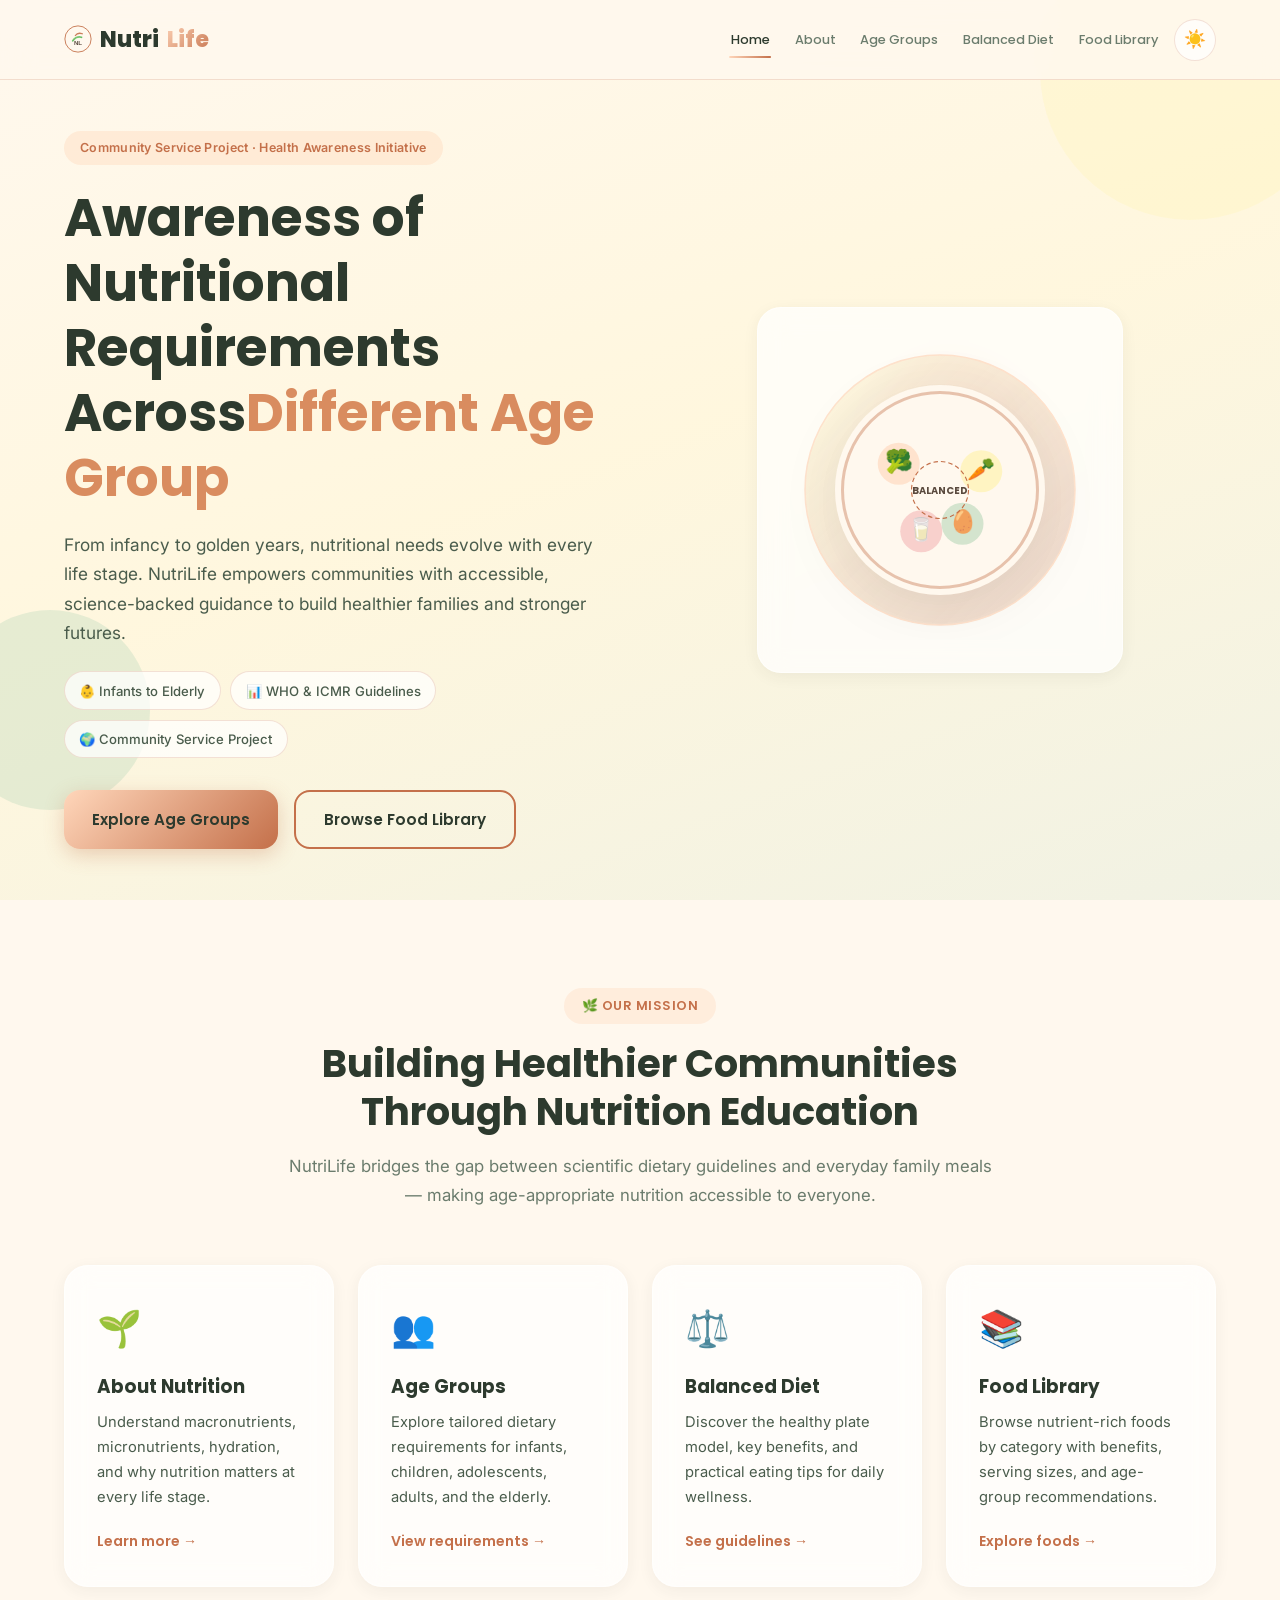
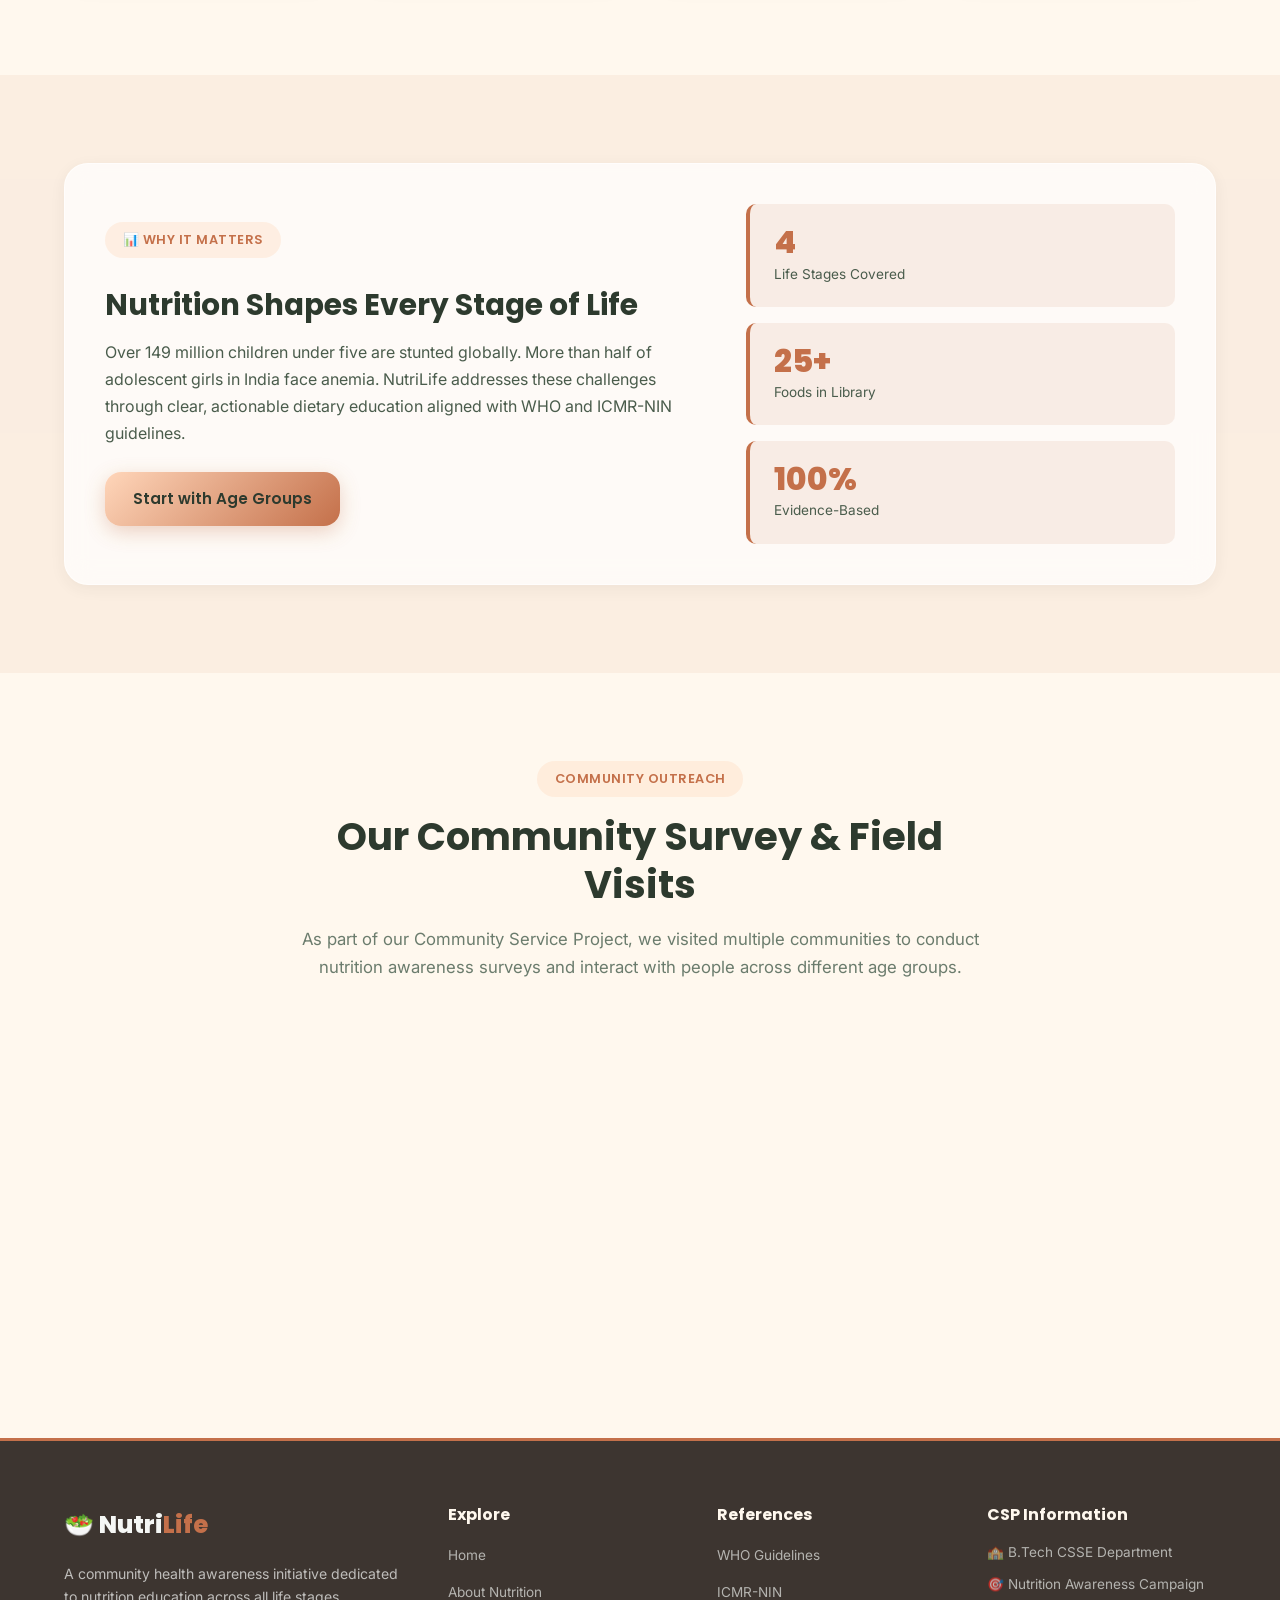
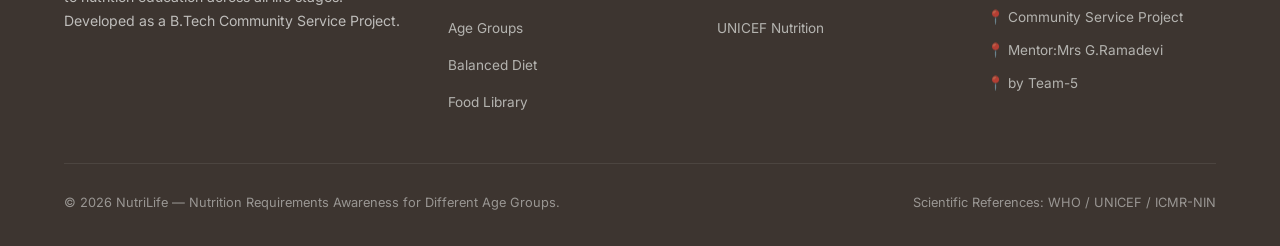
<file: index.html>
<!DOCTYPE html>
<html lang="en" data-theme="light">
<head>
  <meta charset="UTF-8">
  <meta name="viewport" content="width=device-width, initial-scale=1.0">
  <title>NutriLife | Home — Nutrition Awareness for Every Age Group</title>
  <meta name="description" content="NutriLife is a community health awareness initiative promoting evidence-based nutrition requirements across all life stages.">
  <link rel="icon" href="data:image/svg+xml,<svg xmlns=%22http://www.w3.org/2000/svg%22 viewBox=%220 0 100 100%22><text y=%22.9em%22 font-size=%2290%22>🥗</text></svg>">
  <link rel="preconnect" href="https://fonts.googleapis.com">
  <link rel="preconnect" href="https://fonts.gstatic.com" crossorigin>
  <link rel="stylesheet" href="css/style.css">
</head>
<body data-page="home">

  <a href="#main-content" class="skip-link">Skip to main content</a>

  <header class="header" id="header">
    <div class="container nav-container">
      <a href="index.html" class="logo" aria-label="NutriLife Home">
        <img src="images/logo-icon.svg" class="logo-icon" alt="NutriLife logo" aria-hidden="false">
        Nutri<span>Life</span>
      </a>
      <div class="header-right">
        <button class="nav-toggle" id="nav-toggle" aria-label="Open navigation menu" aria-expanded="false" aria-controls="nav-menu">
          <span class="nav-toggle-bar"></span>
          <span class="nav-toggle-bar"></span>
          <span class="nav-toggle-bar"></span>
        </button>
        <nav class="nav" aria-label="Primary navigation">
          <ul class="nav-menu" id="nav-menu">
            <li><a href="index.html" class="nav-link active">Home</a></li>
            <li><a href="about.html" class="nav-link">About</a></li>
            <li><a href="age-groups.html" class="nav-link">Age Groups</a></li>
            <li><a href="balanced-diet.html" class="nav-link">Balanced Diet</a></li>
            <li><a href="food-library.html" class="nav-link">Food Library</a></li>
          </ul>
        </nav>
        <button class="theme-toggle" id="theme-toggle" aria-label="Switch to dark mode">
          <span class="theme-icon theme-icon-light" aria-hidden="true">☀️</span>
          <span class="theme-icon theme-icon-dark" aria-hidden="true">🌙</span>
        </button>
      </div>
    </div>
  </header>

  <div class="nav-overlay" id="nav-overlay" aria-hidden="true"></div>

  <main id="main-content">

    <section class="hero">
      <div class="hero-bg-shapes" aria-hidden="true">
        <span class="shape shape-1"></span>
        <span class="shape shape-2"></span>
        <span class="shape shape-3"></span>
      </div>
      <div class="container hero-grid">
        <div class="hero-content reveal">
          <span class="hero-tag">Community Service Project · Health Awareness Initiative</span>
          <h1 class="hero-title">Awareness of Nutritional Requirements Across<span>Different Age Group</span></h1>
          <p class="hero-desc">From infancy to golden years, nutritional needs evolve with every life stage. NutriLife empowers communities with accessible, science-backed guidance to build healthier families and stronger futures.</p>
          <div class="hero-badges">
            <span class="hero-badge">👶 Infants to Elderly</span>
            <span class="hero-badge">📊 WHO &amp; ICMR Guidelines</span>
            <span class="hero-badge">🌍 Community Service Project</span>
          </div>
          <div class="hero-cta">
            <a href="age-groups.html" class="btn btn-primary">Explore Age Groups</a>
            <a href="food-library.html" class="btn btn-outline">Browse Food Library</a>
          </div>
        </div>
        <div class="hero-visual reveal reveal-delay-1">
          <div class="hero-plate glass-card">
            <svg class="hero-illustration" viewBox="0 0 400 400" xmlns="http://www.w3.org/2000/svg" role="img" aria-label="Balanced nutrition plate illustration">
              <defs>
                <linearGradient id="plateGrad" x1="0%" y1="0%" x2="100%" y2="100%">
                  <stop offset="0%" stop-color="#FFF4B8" stop-opacity="0.5"/>
                  <stop offset="100%" stop-color="#C4704A" stop-opacity="0.35"/>
                </linearGradient>
              </defs>
              <circle cx="200" cy="200" r="180" fill="url(#plateGrad)" stroke="#FFD6BA" stroke-width="2" opacity="0.7"/>
              <circle cx="200" cy="200" r="140" fill="#FFF8EE" filter="drop-shadow(0 15px 35px rgba(0,0,0,0.08))"/>
              <circle cx="200" cy="200" r="130" fill="none" stroke="#C4704A" stroke-width="4" opacity="0.4"/>
              <circle cx="145" cy="165" r="28" fill="#FFD6BA" opacity="0.6"/>
              <text x="145" y="172" font-size="30" text-anchor="middle">🥦</text>
              <circle cx="255" cy="175" r="28" fill="#FFF4B8" opacity="0.8"/>
              <text x="255" y="182" font-size="30" text-anchor="middle">🥕</text>
              <circle cx="175" cy="255" r="28" fill="#F4B6B6" opacity="0.6"/>
              <text x="175" y="262" font-size="30" text-anchor="middle">🥛</text>
              <circle cx="230" cy="245" r="28" fill="#B8D8BA" opacity="0.6"/>
              <text x="230" y="252" font-size="30" text-anchor="middle">🥚</text>
              <circle cx="200" cy="200" r="38" fill="none" stroke="#C4704A" stroke-width="1.5" stroke-dasharray="6,4"/>
              <text x="200" y="205" font-family="Poppins, sans-serif" font-size="13" font-weight="700" fill="#5a4a3e" text-anchor="middle">BALANCED</text>
            </svg>
          </div>
        </div>
      </div>
    </section>

    <section class="section">
      <div class="container">
        <div class="section-header reveal">
          <span class="section-tag">🌿 Our Mission</span>
          <h2 class="section-title">Building Healthier Communities Through Nutrition Education</h2>
          <p class="section-desc">NutriLife bridges the gap between scientific dietary guidelines and everyday family meals — making age-appropriate nutrition accessible to everyone.</p>
        </div>

        <div class="home-cards">
          <a href="about.html" class="home-card glass-card reveal">
            <span class="home-card-icon">🌱</span>
            <h3>About Nutrition</h3>
            <p>Understand macronutrients, micronutrients, hydration, and why nutrition matters at every life stage.</p>
            <span class="home-card-link">Learn more →</span>
          </a>
          <a href="age-groups.html" class="home-card glass-card reveal reveal-delay-1">
            <span class="home-card-icon">👥</span>
            <h3>Age Groups</h3>
            <p>Explore tailored dietary requirements for infants, children, adolescents, adults, and the elderly.</p>
            <span class="home-card-link">View requirements →</span>
          </a>
          <a href="balanced-diet.html" class="home-card glass-card reveal reveal-delay-2">
            <span class="home-card-icon">⚖️</span>
            <h3>Balanced Diet</h3>
            <p>Discover the healthy plate model, key benefits, and practical eating tips for daily wellness.</p>
            <span class="home-card-link">See guidelines →</span>
          </a>
          <a href="food-library.html" class="home-card glass-card reveal reveal-delay-3">
            <span class="home-card-icon">📚</span>
            <h3>Food Library</h3>
            <p>Browse nutrient-rich foods by category with benefits, serving sizes, and age-group recommendations.</p>
            <span class="home-card-link">Explore foods →</span>
          </a>
        </div>
      </div>
    </section>

    <section class="section section-alt">
      <div class="container">
        <div class="home-highlight glass-card reveal">
          <div class="home-highlight-content">
            <span class="section-tag">📊 Why It Matters</span>
            <h2>Nutrition Shapes Every Stage of Life</h2>
            <p>Over 149 million children under five are stunted globally. More than half of adolescent girls in India face anemia. NutriLife addresses these challenges through clear, actionable dietary education aligned with WHO and ICMR-NIN guidelines.</p>
            <a href="age-groups.html" class="btn btn-primary">Start with Age Groups</a>
          </div>
          <div class="home-highlight-stats">
            <div class="mini-stat"><strong>4</strong><span>Life Stages Covered</span></div>
            <div class="mini-stat"><strong>25+</strong><span>Foods in Library</span></div>
            <div class="mini-stat"><strong>100%</strong><span>Evidence-Based</span></div>
          </div>
        </div>
      </div>
    </section>

    <section class="section survey-section" aria-labelledby="survey-title">
      <div class="container">
        <div class="section-header reveal">
          <span class="section-tag">Community Outreach</span>
          <h2 class="section-title" id="survey-title">Our Community Survey &amp; Field Visits</h2>
          <p class="section-desc">As part of our Community Service Project, we visited multiple communities to conduct nutrition awareness surveys and interact with people across different age groups.</p>
        </div>

        <div class="survey-carousel reveal" aria-label="Community survey field visit photos">
          <div class="survey-track">
            <article class="survey-card glass-card">
              <h3>📍MVP government School</h3>
              <div class="survey-image-wrap">
                <img src="images/survey/survey1.jpeg" alt="Community nutrition survey field visit at Location 1" loading="lazy">
              </div>
              <p>Community Nutrition Survey</p>
            </article>
            <article class="survey-card glass-card">
              <h3>📍Jonnada Grama Sachivalayam</h3>
              <div class="survey-image-wrap">
                <img src="images/survey/survey2.jpeg" alt="Community nutrition survey field visit at Location 2" loading="lazy">
              </div>
              <p>Community Nutrition Survey</p>
            </article>
            <article class="survey-card glass-card">
              <h3>📍Jagannatha swamy temple</h3>
              <div class="survey-image-wrap">
                <img src="images/survey/survey3.jpeg" alt="Community nutrition survey field visit at Location 3" loading="lazy">
              </div>
              <p>Community Nutrition Survey</p>
            </article>
            <article class="survey-card glass-card">
              <h3>📍 Narayana EM School</h3>
              <div class="survey-image-wrap">
                <img src="images/survey/survey4.jpeg" alt="Community nutrition survey field visit at Location 4" loading="lazy">
              </div>
              <p>Community Nutrition Survey</p>
            </article>
            <article class="survey-card glass-card">
              <h3>📍Surya Hospitals</h3>
              <div class="survey-image-wrap">
                <img src="images/survey/survey5.jpeg" alt="Community nutrition survey field visit at Location 5" loading="lazy">
              </div>
              <p>Community Nutrition Survey</p>
            </article>
            <article class="survey-card glass-card">
              <h3>📍Gayatri College</h3>
              <div class="survey-image-wrap">
                <img src="images/survey/survey6.jpeg" alt="Community nutrition survey field visit at Location 6" loading="lazy">
              </div>
              <p>Community Nutrition Survey</p>
            </article>
            <article class="survey-card glass-card">
              <h3>📍Sri Kusuma Haranath Vasavi Old Age Home</h3>
              <div class="survey-image-wrap">
                <img src="images/survey/survey7.jpeg" alt="Community nutrition survey field visit at Location 7" loading="lazy">
              </div>
              <p>Community Nutrition Survey</p>
            </article>
            <article class="survey-card glass-card">
              <h3>📍local market</h3>
              <div class="survey-image-wrap">
                <img src="images/survey/survey8.jpeg" alt="Community nutrition survey field visit at Location 8" loading="lazy">
              </div>
              <p>Community Nutrition Survey</p>
            </article>
          </div>
        </div>
      </div>
    </section>

  </main>

  <footer class="footer">
    <div class="container">
      <div class="footer-grid">
        <div class="footer-brand">
          <div class="footer-logo">🥗 Nutri<span>Life</span></div>
          <p>A community health awareness initiative dedicated to nutrition education across all life stages. Developed as a B.Tech Community Service Project.</p>
        </div>
        <div class="footer-links">
          <h4>Explore</h4>
          <ul>
            <li><a href="index.html">Home</a></li>
            <li><a href="about.html">About Nutrition</a></li>
            <li><a href="age-groups.html">Age Groups</a></li>
            <li><a href="balanced-diet.html">Balanced Diet</a></li>
            <li><a href="food-library.html">Food Library</a></li>
          </ul>
        </div>
        <div class="footer-links">
          <h4>References</h4>
          <ul>
            <li><a href="https://www.who.int" target="_blank" rel="noopener noreferrer">WHO Guidelines</a></li>
            <li><a href="https://www.nin.res.in" target="_blank" rel="noopener noreferrer">ICMR-NIN</a></li>
            <li><a href="https://www.unicef.org/nutrition" target="_blank" rel="noopener noreferrer">UNICEF Nutrition</a></li>
          </ul>
        </div>
        <div class="footer-links">
          <h4>CSP Information</h4>
          <ul class="footer-info">
            <li>🏫 B.Tech CSSE Department</li>
            <li>🎯 Nutrition Awareness Campaign</li>
            <li>📍 Community Service Project</li>
             <li>📍 Mentor:Mrs G.Ramadevi</li>
             <li>📍 by Team-5</li>
          </ul>
        </div>
      </div>
      <div class="footer-bottom">
        <p>&copy; 2026 NutriLife — Nutrition Requirements Awareness for Different Age Groups.</p>
        <p>Scientific References: WHO / UNICEF / ICMR-NIN</p>
      </div>
    </div>
  </footer>

  <button class="scroll-top" id="scroll-top" aria-label="Scroll to top">↑</button>

  <script src="js/app.js"></script>
</body>
</html>
</file>
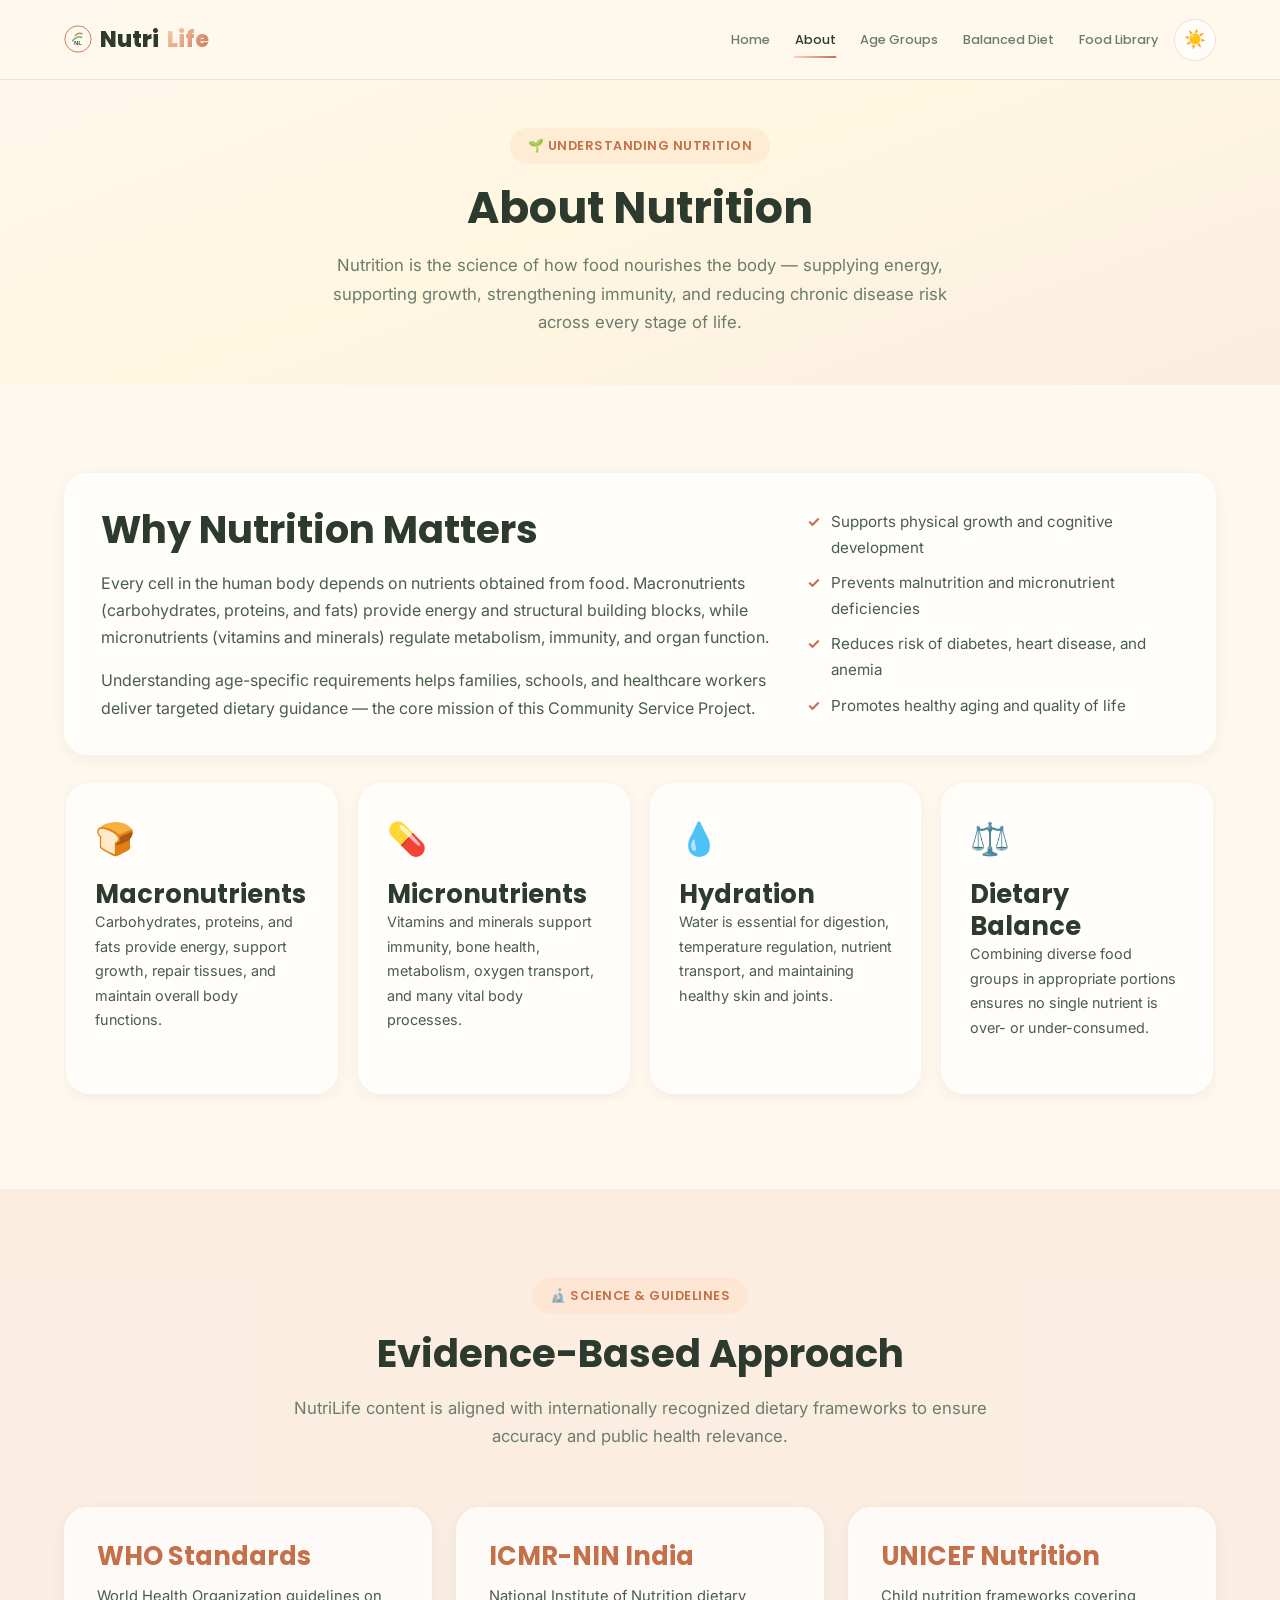
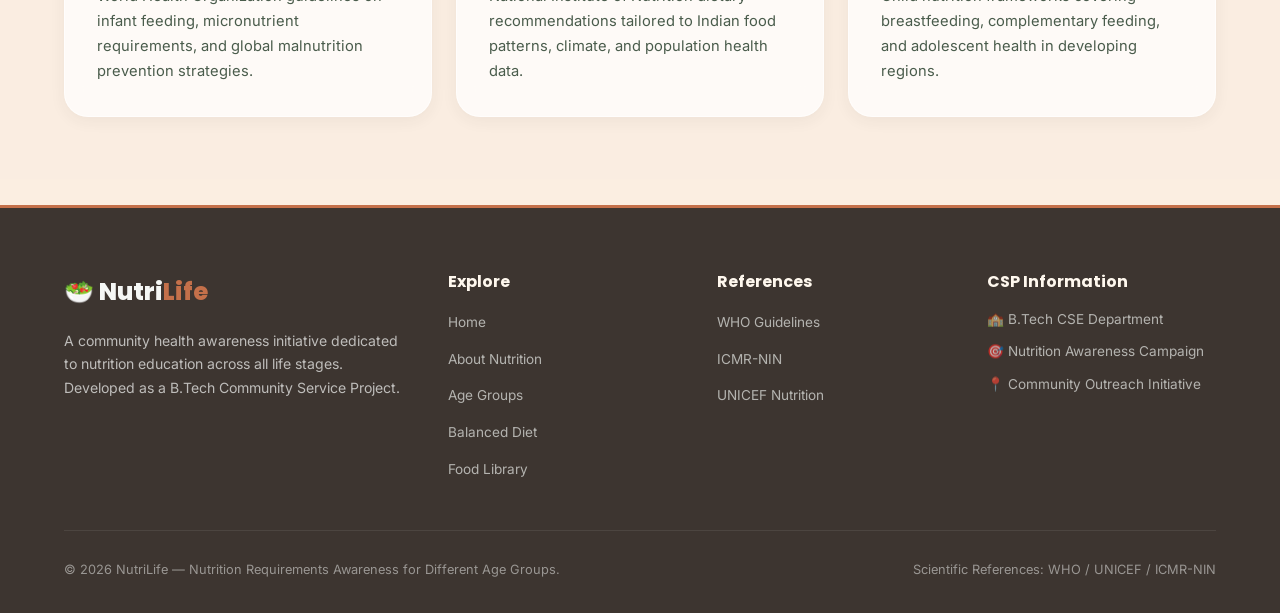
<file: about.html>
<!DOCTYPE html>
<html lang="en" data-theme="light">
<head>
  <meta charset="UTF-8">
  <meta name="viewport" content="width=device-width, initial-scale=1.0">
  <title>About Nutrition | NutriLife</title>
  <meta name="description" content="Learn about macronutrients, micronutrients, hydration, and why nutrition matters across every life stage.">
  <link rel="icon" href="data:image/svg+xml,<svg xmlns=%22http://www.w3.org/2000/svg%22 viewBox=%220 0 100 100%22><text y=%22.9em%22 font-size=%2290%22>🥗</text></svg>">
  <link rel="preconnect" href="https://fonts.googleapis.com">
  <link rel="preconnect" href="https://fonts.gstatic.com" crossorigin>
  <link rel="stylesheet" href="css/style.css">
</head>
<body data-page="about">

  <a href="#main-content" class="skip-link">Skip to main content</a>

  <header class="header" id="header">
    <div class="container nav-container">
      <a href="index.html" class="logo" aria-label="NutriLife Home">
        <img src="images/logo-icon.svg" class="logo-icon" alt="NutriLife logo" aria-hidden="true">
        Nutri<span>Life</span>
      </a>
      <div class="header-right">
        <button class="nav-toggle" id="nav-toggle" aria-label="Open navigation menu" aria-expanded="false" aria-controls="nav-menu">
          <span class="nav-toggle-bar"></span>
          <span class="nav-toggle-bar"></span>
          <span class="nav-toggle-bar"></span>
        </button>
        <nav class="nav" aria-label="Primary navigation">
          <ul class="nav-menu" id="nav-menu">
            <li><a href="index.html" class="nav-link">Home</a></li>
            <li><a href="about.html" class="nav-link active">About</a></li>
            <li><a href="age-groups.html" class="nav-link">Age Groups</a></li>
            <li><a href="balanced-diet.html" class="nav-link">Balanced Diet</a></li>
            <li><a href="food-library.html" class="nav-link">Food Library</a></li>
          </ul>
        </nav>
        <button class="theme-toggle" id="theme-toggle" aria-label="Switch to dark mode">
          <span class="theme-icon theme-icon-light" aria-hidden="true">☀️</span>
          <span class="theme-icon theme-icon-dark" aria-hidden="true">🌙</span>
        </button>
      </div>
    </div>
  </header>

  <div class="nav-overlay" id="nav-overlay" aria-hidden="true"></div>

  <main id="main-content">

    <section class="page-hero">
      <div class="container">
        <span class="section-tag reveal">🌱 Understanding Nutrition</span>
        <h1 class="page-hero-title reveal">About Nutrition</h1>
        <p class="page-hero-desc reveal">Nutrition is the science of how food nourishes the body — supplying energy, supporting growth, strengthening immunity, and reducing chronic disease risk across every stage of life.</p>
      </div>
    </section>

    <section class="section">
      <div class="container">
        <div class="about-grid about-nutrition-layout">
          <div class="about-intro glass-card reveal">
            <div class="about-intro-main">
            <h2>Why Nutrition Matters</h2>
            <p>Every cell in the human body depends on nutrients obtained from food. Macronutrients (carbohydrates, proteins, and fats) provide energy and structural building blocks, while micronutrients (vitamins and minerals) regulate metabolism, immunity, and organ function.</p>
            <p>Understanding age-specific requirements helps families, schools, and healthcare workers deliver targeted dietary guidance — the core mission of this Community Service Project.</p>
            </div>
            <ul class="about-list">
              <li>Supports physical growth and cognitive development</li>
              <li>Prevents malnutrition and micronutrient deficiencies</li>
              <li>Reduces risk of diabetes, heart disease, and anemia</li>
              <li>Promotes healthy aging and quality of life</li>
            </ul>
          </div>

          <div class="about-carousel reveal" aria-label="Nutrition topics carousel">
          <div class="about-cards">
            <article class="about-card glass-card reveal reveal-delay-1">
              <span class="about-card-icon">🍞</span>
              <h3>Macronutrients</h3>
              <p>Carbohydrates, proteins, and fats provide energy, support growth, repair tissues, and maintain overall body functions.</p>
            </article>
            <article class="about-card glass-card reveal reveal-delay-2">
              <span class="about-card-icon">💊</span>
              <h3>Micronutrients</h3>
              <p>Vitamins and minerals support immunity, bone health, metabolism, oxygen transport, and many vital body processes.</p>
            </article>
            <article class="about-card glass-card reveal reveal-delay-1">
              <span class="about-card-icon">💧</span>
              <h3>Hydration</h3>
              <p>Water is essential for digestion, temperature regulation, nutrient transport, and maintaining healthy skin and joints.</p>
            </article>
            <article class="about-card glass-card reveal reveal-delay-2">
              <span class="about-card-icon">⚖️</span>
              <h3>Dietary Balance</h3>
              <p>Combining diverse food groups in appropriate portions ensures no single nutrient is over- or under-consumed.</p>
            </article>
            <article class="about-card glass-card reveal reveal-delay-2">
              <span class="about-card-icon">🛡️</span>
              <h3>Immunity Support</h3>
              <p>Essential vitamins, minerals, and antioxidants strengthen the immune system, helping the body fight infections and recover faster.</p>
            </article>
             <article class="about-card glass-card reveal reveal-delay-2">
              <span class="about-card-icon">🦴</span>
              <h3>Bone Health</h3>
              <p>Calcium, Vitamin D, Magnesium, and Phosphorus strengthen bones and teeth, reducing the risk of fractures and bone loss.</p>
            </article>
             <article class="about-card glass-card reveal reveal-delay-2">
              <span class="about-card-icon">🧠</span>
              <h3>Brain Health</h3>
              <p>Essential nutrients support brain growth, memory, learning, and concentration throughout life.</p>
            </article>
             <article class="about-card glass-card reveal reveal-delay-2">
              <span class="about-card-icon">⚡</span>
              <h3>Energy Production</h3>
              <p>Carbohydrates, proteins, and healthy fats provide the energy needed for daily activities, growth, learning, and physical performance.</p>
            </article>
             <article class="about-card glass-card reveal reveal-delay-2">
              <span class="about-card-icon">🏃</span>
              <h3>Growth & Tissue Repair</h3>
              <p>Proteins, vitamins, and minerals help build muscles, repair tissues, and support healthy growth.</p>
            </article>
            <article class="about-card glass-card reveal reveal-delay-2">
              <span class="about-card-icon">🥗</span>
              <h3>Food Diversity</h3>
              <p>Eating a variety of fruits, vegetables, grains, legumes, dairy, and proteins ensures a balanced intake of essential nutrients.</p>
            </article>
          </div>
          </div>
        </div>
      </div>
    </section>

    <section class="section section-alt">
      <div class="container">
        <div class="section-header reveal">
          <span class="section-tag">🔬 Science &amp; Guidelines</span>
          <h2 class="section-title">Evidence-Based Approach</h2>
          <p class="section-desc">NutriLife content is aligned with internationally recognized dietary frameworks to ensure accuracy and public health relevance.</p>
        </div>
        <div class="guidelines-grid">
          <article class="guideline-card glass-card reveal">
            <h3>WHO Standards</h3>
            <p>World Health Organization guidelines on infant feeding, micronutrient requirements, and global malnutrition prevention strategies.</p>
          </article>
          <article class="guideline-card glass-card reveal reveal-delay-1">
            <h3>ICMR-NIN India</h3>
            <p>National Institute of Nutrition dietary recommendations tailored to Indian food patterns, climate, and population health data.</p>
          </article>
          <article class="guideline-card glass-card reveal reveal-delay-2">
            <h3>UNICEF Nutrition</h3>
            <p>Child nutrition frameworks covering breastfeeding, complementary feeding, and adolescent health in developing regions.</p>
          </article>
        </div>
      </div>
    </section>

  </main>

  <footer class="footer">
    <div class="container">
      <div class="footer-grid">
        <div class="footer-brand">
          <div class="footer-logo">🥗 Nutri<span>Life</span></div>
          <p>A community health awareness initiative dedicated to nutrition education across all life stages. Developed as a B.Tech Community Service Project.</p>
        </div>
        <div class="footer-links">
          <h4>Explore</h4>
          <ul>
            <li><a href="index.html">Home</a></li>
            <li><a href="about.html">About Nutrition</a></li>
            <li><a href="age-groups.html">Age Groups</a></li>
            <li><a href="balanced-diet.html">Balanced Diet</a></li>
            <li><a href="food-library.html">Food Library</a></li>
          </ul>
        </div>
        <div class="footer-links">
          <h4>References</h4>
          <ul>
            <li><a href="https://www.who.int" target="_blank" rel="noopener noreferrer">WHO Guidelines</a></li>
            <li><a href="https://www.nin.res.in" target="_blank" rel="noopener noreferrer">ICMR-NIN</a></li>
            <li><a href="https://www.unicef.org/nutrition" target="_blank" rel="noopener noreferrer">UNICEF Nutrition</a></li>
          </ul>
        </div>
        <div class="footer-links">
          <h4>CSP Information</h4>
          <ul class="footer-info">
            <li>🏫 B.Tech CSE Department</li>
            <li>🎯 Nutrition Awareness Campaign</li>
            <li>📍 Community Outreach Initiative</li>
          </ul>
        </div>
      </div>
      <div class="footer-bottom">
        <p>&copy; 2026 NutriLife — Nutrition Requirements Awareness for Different Age Groups.</p>
        <p>Scientific References: WHO / UNICEF / ICMR-NIN</p>
      </div>
    </div>
  </footer>

  <button class="scroll-top" id="scroll-top" aria-label="Scroll to top">↑</button>
  <script src="js/app.js"></script>
</body>
</html>
</file>
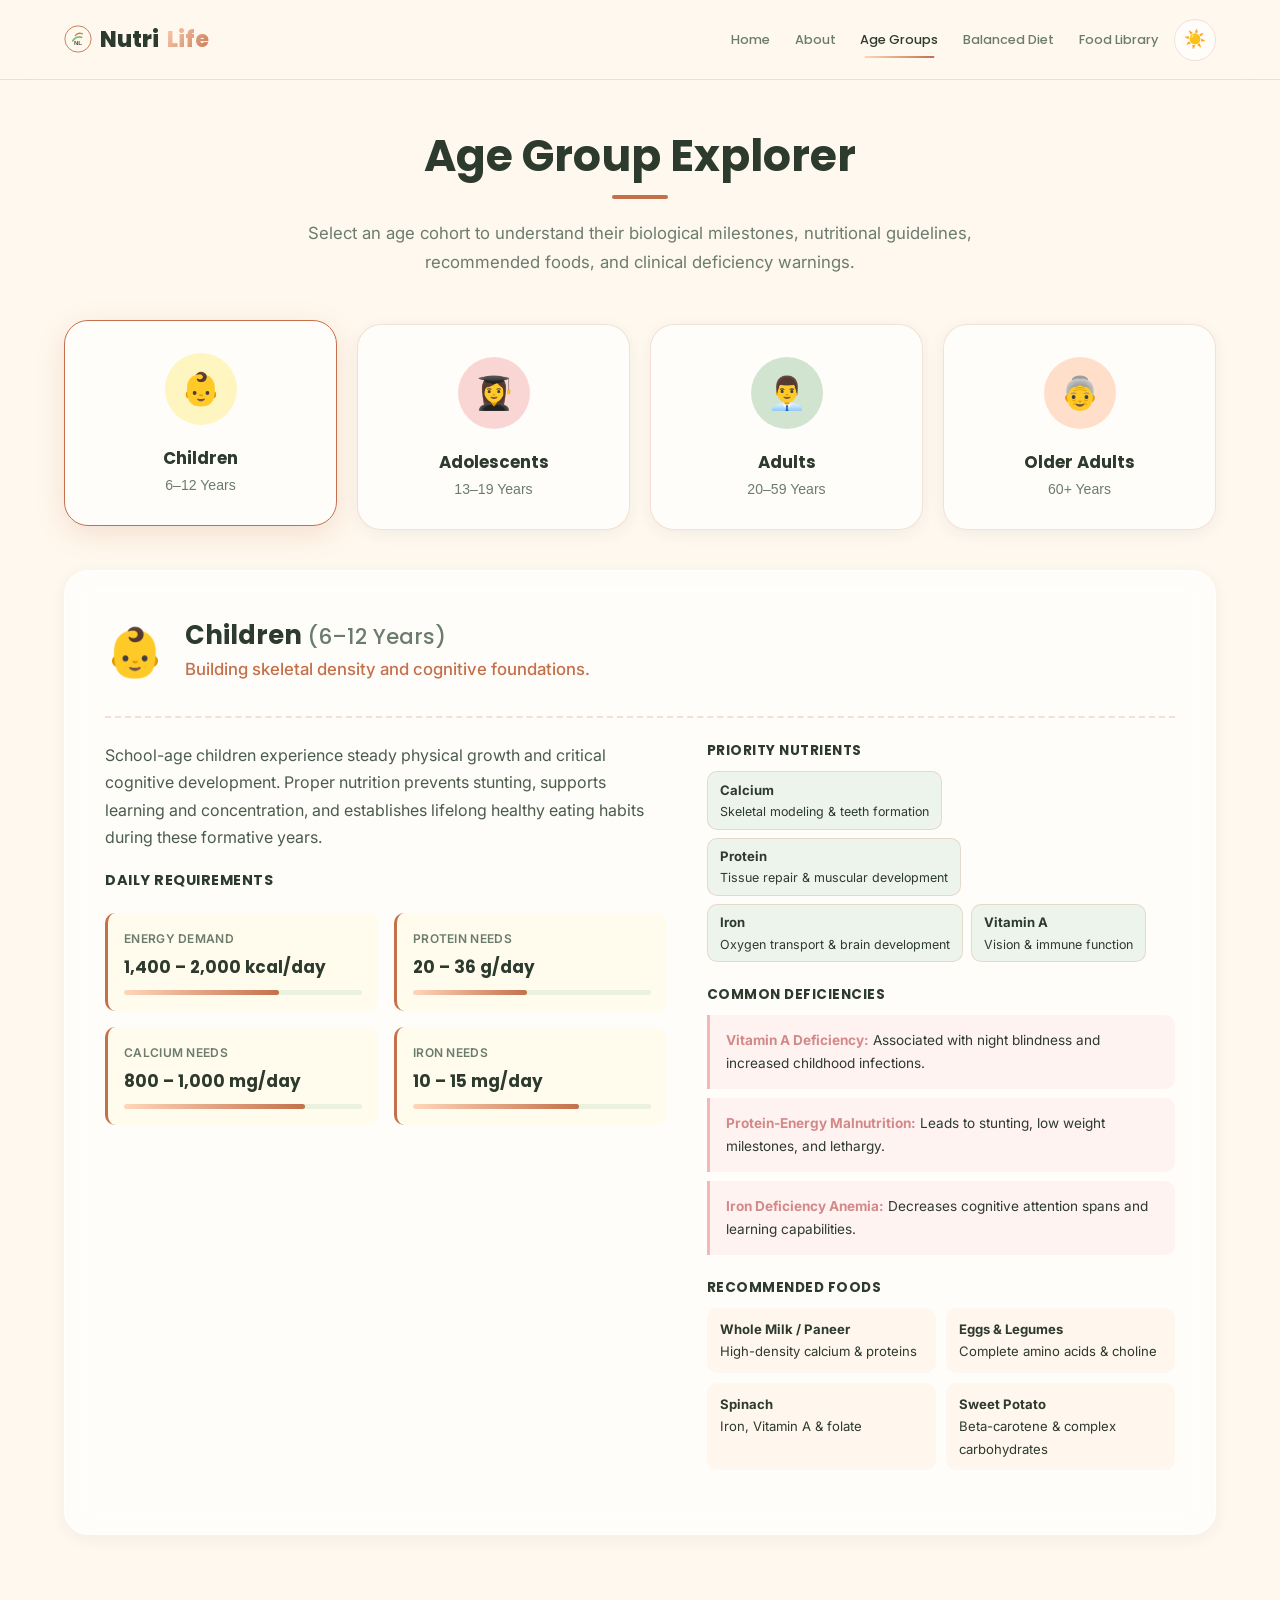
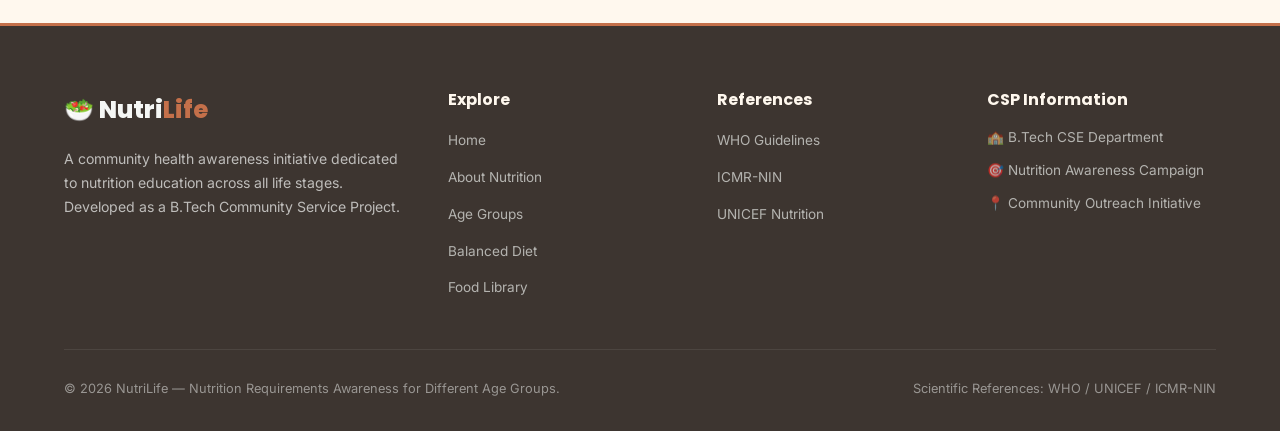
<file: age-groups.html>
<!DOCTYPE html>
<html lang="en" data-theme="light">
<head>
  <meta charset="UTF-8">
  <meta name="viewport" content="width=device-width, initial-scale=1.0">
  <title>Age Groups | NutriLife</title>
  <meta name="description" content="Explore nutrition requirements for children, adolescents, adults, and older adults.">
  <link rel="icon" href="data:image/svg+xml,<svg xmlns=%22http://www.w3.org/2000/svg%22 viewBox=%220 0 100 100%22><text y=%22.9em%22 font-size=%2290%22>🥗</text></svg>">
  <link rel="preconnect" href="https://fonts.googleapis.com">
  <link rel="preconnect" href="https://fonts.gstatic.com" crossorigin>
  <link rel="stylesheet" href="css/style.css">
</head>
<body data-page="age-groups">

  <a href="#main-content" class="skip-link">Skip to main content</a>

  <header class="header" id="header">
    <div class="container nav-container">
      <a href="index.html" class="logo" aria-label="NutriLife Home">
        <img src="images/logo-icon.svg" class="logo-icon" alt="NutriLife logo" aria-hidden="true">
        Nutri<span>Life</span>
      </a>
      <div class="header-right">
        <button class="nav-toggle" id="nav-toggle" aria-label="Open navigation menu" aria-expanded="false" aria-controls="nav-menu">
          <span class="nav-toggle-bar"></span>
          <span class="nav-toggle-bar"></span>
          <span class="nav-toggle-bar"></span>
        </button>
        <nav class="nav" aria-label="Primary navigation">
          <ul class="nav-menu" id="nav-menu">
            <li><a href="index.html" class="nav-link">Home</a></li>
            <li><a href="about.html" class="nav-link">About</a></li>
            <li><a href="age-groups.html" class="nav-link active">Age Groups</a></li>
            <li><a href="balanced-diet.html" class="nav-link">Balanced Diet</a></li>
            <li><a href="food-library.html" class="nav-link">Food Library</a></li>
          </ul>
        </nav>
        <button class="theme-toggle" id="theme-toggle" aria-label="Switch to dark mode">
          <span class="theme-icon theme-icon-light" aria-hidden="true">☀️</span>
          <span class="theme-icon theme-icon-dark" aria-hidden="true">🌙</span>
        </button>
      </div>
    </div>
  </header>

  <div class="nav-overlay" id="nav-overlay" aria-hidden="true"></div>

  <main id="main-content">

    <section class="section age-explorer-section">
      <div class="container">
        <div class="age-explorer-intro reveal">
          <h1 class="age-explorer-title">Age Group Explorer</h1>
          <span class="age-explorer-accent" aria-hidden="true"></span>
          <p class="age-explorer-desc">Select an age cohort to understand their biological milestones, nutritional guidelines, recommended foods, and clinical deficiency warnings.</p>
        </div>

        <div class="age-explorer-cards reveal" role="tablist" aria-label="Age group selector">
          <button class="age-explorer-card active" role="tab" aria-selected="true" data-age="children">
            <span class="age-explorer-icon age-icon-yellow">👶</span>
            <span class="age-explorer-name">Children</span>
            <span class="age-explorer-range">6–12 Years</span>
          </button>
          <button class="age-explorer-card" role="tab" aria-selected="false" data-age="adolescents">
            <span class="age-explorer-icon age-icon-pink">👩‍🎓</span>
            <span class="age-explorer-name">Adolescents</span>
            <span class="age-explorer-range">13–19 Years</span>
          </button>
          <button class="age-explorer-card" role="tab" aria-selected="false" data-age="adults">
            <span class="age-explorer-icon age-icon-green">👨‍💼</span>
            <span class="age-explorer-name">Adults</span>
            <span class="age-explorer-range">20–59 Years</span>
          </button>
          <button class="age-explorer-card" role="tab" aria-selected="false" data-age="olderAdults">
            <span class="age-explorer-icon age-icon-peach">👵</span>
            <span class="age-explorer-name">Older Adults</span>
            <span class="age-explorer-range">60+ Years</span>
          </button>
        </div>

        <div class="age-panel glass-card reveal" id="age-panel" role="tabpanel"></div>
      </div>
    </section>

  </main>

  <footer class="footer">
    <div class="container">
      <div class="footer-grid">
        <div class="footer-brand">
          <div class="footer-logo">🥗 Nutri<span>Life</span></div>
          <p>A community health awareness initiative dedicated to nutrition education across all life stages. Developed as a B.Tech Community Service Project.</p>
        </div>
        <div class="footer-links">
          <h4>Explore</h4>
          <ul>
            <li><a href="index.html">Home</a></li>
            <li><a href="about.html">About Nutrition</a></li>
            <li><a href="age-groups.html">Age Groups</a></li>
            <li><a href="balanced-diet.html">Balanced Diet</a></li>
            <li><a href="food-library.html">Food Library</a></li>
          </ul>
        </div>
        <div class="footer-links">
          <h4>References</h4>
          <ul>
            <li><a href="https://www.who.int" target="_blank" rel="noopener noreferrer">WHO Guidelines</a></li>
            <li><a href="https://www.nin.res.in" target="_blank" rel="noopener noreferrer">ICMR-NIN</a></li>
            <li><a href="https://www.unicef.org/nutrition" target="_blank" rel="noopener noreferrer">UNICEF Nutrition</a></li>
          </ul>
        </div>
        <div class="footer-links">
          <h4>CSP Information</h4>
          <ul class="footer-info">
            <li>🏫 B.Tech CSE Department</li>
            <li>🎯 Nutrition Awareness Campaign</li>
            <li>📍 Community Outreach Initiative</li>
          </ul>
        </div>
      </div>
      <div class="footer-bottom">
        <p>&copy; 2026 NutriLife — Nutrition Requirements Awareness for Different Age Groups.</p>
        <p>Scientific References: WHO / UNICEF / ICMR-NIN</p>
      </div>
    </div>
  </footer>

  <button class="scroll-top" id="scroll-top" aria-label="Scroll to top">↑</button>
  <script src="js/data.js"></script>
  <script src="js/app.js"></script>
</body>
</html>
</file>
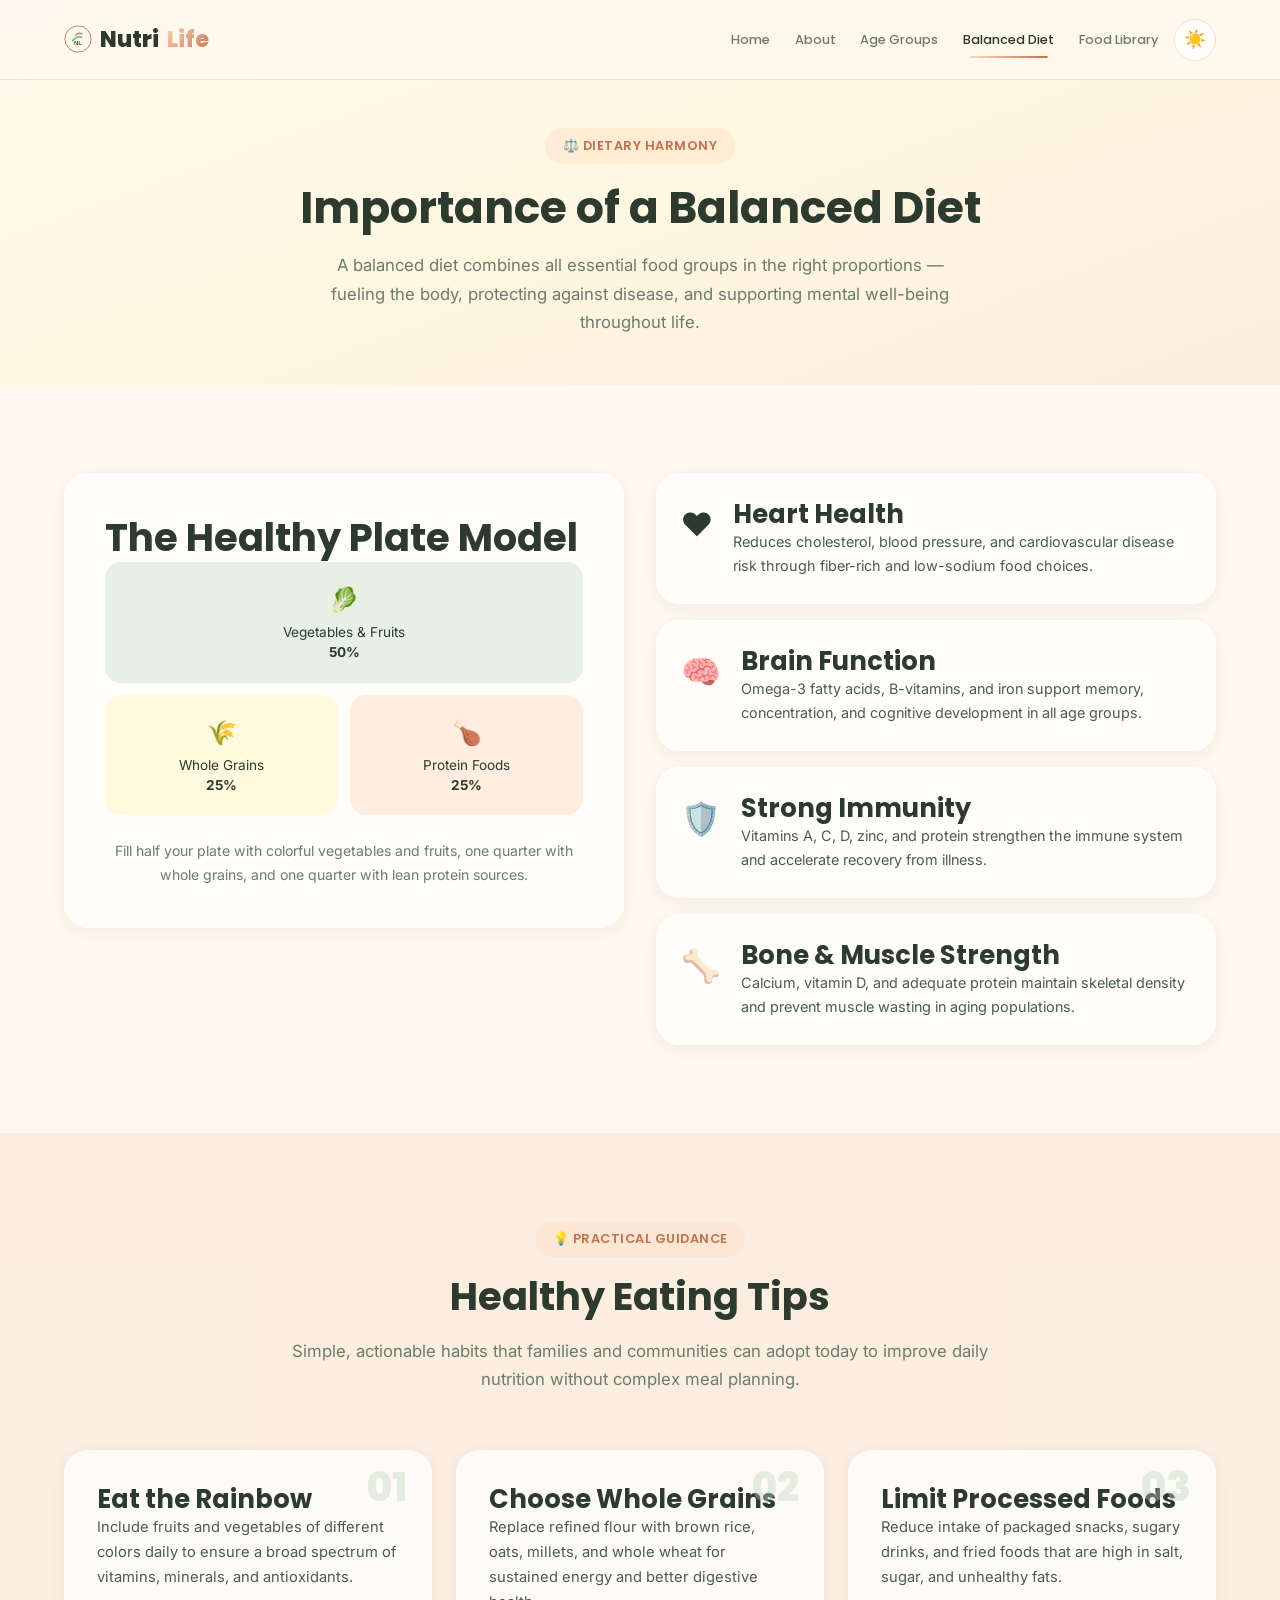
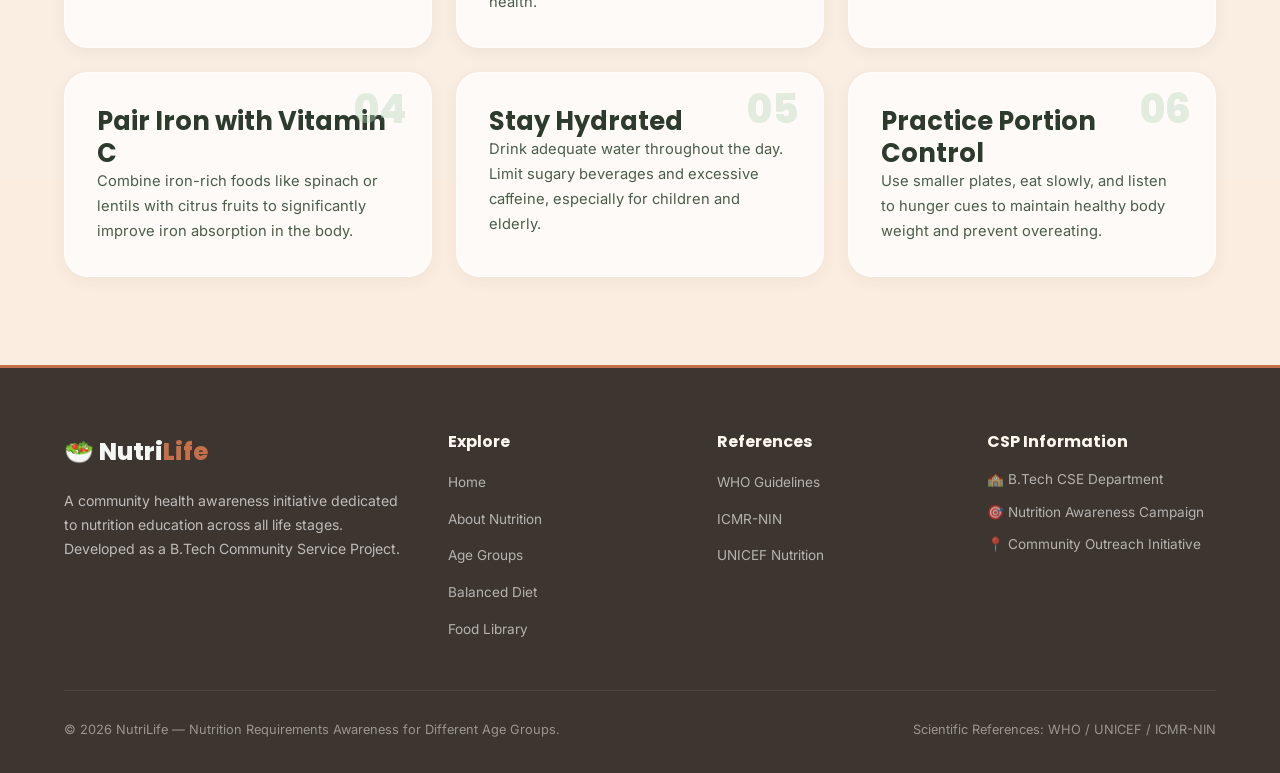
<file: balanced-diet.html>
<!DOCTYPE html>
<html lang="en" data-theme="light">
<head>
  <meta charset="UTF-8">
  <meta name="viewport" content="width=device-width, initial-scale=1.0">
  <title>Balanced Diet | NutriLife</title>
  <meta name="description" content="Learn about the healthy plate model, benefits of a balanced diet, and practical healthy eating tips.">
  <link rel="icon" href="data:image/svg+xml,<svg xmlns=%22http://www.w3.org/2000/svg%22 viewBox=%220 0 100 100%22><text y=%22.9em%22 font-size=%2290%22>🥗</text></svg>">
  <link rel="preconnect" href="https://fonts.googleapis.com">
  <link rel="preconnect" href="https://fonts.gstatic.com" crossorigin>
  <link rel="stylesheet" href="css/style.css">
</head>
<body data-page="balanced-diet">

  <a href="#main-content" class="skip-link">Skip to main content</a>

  <header class="header" id="header">
    <div class="container nav-container">
      <a href="index.html" class="logo" aria-label="NutriLife Home">
        <img src="images/logo-icon.svg" class="logo-icon" alt="NutriLife logo" aria-hidden="true">
        Nutri<span>Life</span>
      </a>
      <div class="header-right">
        <button class="nav-toggle" id="nav-toggle" aria-label="Open navigation menu" aria-expanded="false" aria-controls="nav-menu">
          <span class="nav-toggle-bar"></span>
          <span class="nav-toggle-bar"></span>
          <span class="nav-toggle-bar"></span>
        </button>
        <nav class="nav" aria-label="Primary navigation">
          <ul class="nav-menu" id="nav-menu">
            <li><a href="index.html" class="nav-link">Home</a></li>
            <li><a href="about.html" class="nav-link">About</a></li>
            <li><a href="age-groups.html" class="nav-link">Age Groups</a></li>
            <li><a href="balanced-diet.html" class="nav-link active">Balanced Diet</a></li>
            <li><a href="food-library.html" class="nav-link">Food Library</a></li>
          </ul>
        </nav>
        <button class="theme-toggle" id="theme-toggle" aria-label="Switch to dark mode">
          <span class="theme-icon theme-icon-light" aria-hidden="true">☀️</span>
          <span class="theme-icon theme-icon-dark" aria-hidden="true">🌙</span>
        </button>
      </div>
    </div>
  </header>

  <div class="nav-overlay" id="nav-overlay" aria-hidden="true"></div>

  <main id="main-content">

    <section class="page-hero">
      <div class="container">
        <span class="section-tag reveal">⚖️ Dietary Harmony</span>
        <h1 class="page-hero-title reveal">Importance of a Balanced Diet</h1>
        <p class="page-hero-desc reveal">A balanced diet combines all essential food groups in the right proportions — fueling the body, protecting against disease, and supporting mental well-being throughout life.</p>
      </div>
    </section>

    <section class="section">
      <div class="container">
        <div class="balance-grid">
          <div class="balance-visual glass-card reveal">
            <h2>The Healthy Plate Model</h2>
            <div class="plate-model">
              <div class="plate-segment plate-veg"><span>🥬</span> Vegetables &amp; Fruits<br><strong>50%</strong></div>
              <div class="plate-segment plate-grain"><span>🌾</span> Whole Grains<br><strong>25%</strong></div>
              <div class="plate-segment plate-protein"><span>🍗</span> Protein Foods<br><strong>25%</strong></div>
            </div>
            <p class="plate-note">Fill half your plate with colorful vegetables and fruits, one quarter with whole grains, and one quarter with lean protein sources.</p>
          </div>

          <div class="balance-benefits">
            <article class="benefit-card glass-card reveal reveal-delay-1">
              <span class="benefit-icon">❤️</span>
              <div>
                <h3>Heart Health</h3>
                <p>Reduces cholesterol, blood pressure, and cardiovascular disease risk through fiber-rich and low-sodium food choices.</p>
              </div>
            </article>
            <article class="benefit-card glass-card reveal reveal-delay-2">
              <span class="benefit-icon">🧠</span>
              <div>
                <h3>Brain Function</h3>
                <p>Omega-3 fatty acids, B-vitamins, and iron support memory, concentration, and cognitive development in all age groups.</p>
              </div>
            </article>
            <article class="benefit-card glass-card reveal reveal-delay-1">
              <span class="benefit-icon">🛡️</span>
              <div>
                <h3>Strong Immunity</h3>
                <p>Vitamins A, C, D, zinc, and protein strengthen the immune system and accelerate recovery from illness.</p>
              </div>
            </article>
            <article class="benefit-card glass-card reveal reveal-delay-2">
              <span class="benefit-icon">🦴</span>
              <div>
                <h3>Bone &amp; Muscle Strength</h3>
                <p>Calcium, vitamin D, and adequate protein maintain skeletal density and prevent muscle wasting in aging populations.</p>
              </div>
            </article>
          </div>
        </div>
      </div>
    </section>

    <section class="section section-alt">
      <div class="container">
        <div class="section-header reveal">
          <span class="section-tag">💡 Practical Guidance</span>
          <h2 class="section-title">Healthy Eating Tips</h2>
          <p class="section-desc">Simple, actionable habits that families and communities can adopt today to improve daily nutrition without complex meal planning.</p>
        </div>

        <div class="tips-grid">
          <article class="tip-card glass-card reveal">
            <span class="tip-number">01</span>
            <h3>Eat the Rainbow</h3>
            <p>Include fruits and vegetables of different colors daily to ensure a broad spectrum of vitamins, minerals, and antioxidants.</p>
          </article>
          <article class="tip-card glass-card reveal reveal-delay-1">
            <span class="tip-number">02</span>
            <h3>Choose Whole Grains</h3>
            <p>Replace refined flour with brown rice, oats, millets, and whole wheat for sustained energy and better digestive health.</p>
          </article>
          <article class="tip-card glass-card reveal reveal-delay-2">
            <span class="tip-number">03</span>
            <h3>Limit Processed Foods</h3>
            <p>Reduce intake of packaged snacks, sugary drinks, and fried foods that are high in salt, sugar, and unhealthy fats.</p>
          </article>
          <article class="tip-card glass-card reveal">
            <span class="tip-number">04</span>
            <h3>Pair Iron with Vitamin C</h3>
            <p>Combine iron-rich foods like spinach or lentils with citrus fruits to significantly improve iron absorption in the body.</p>
          </article>
          <article class="tip-card glass-card reveal reveal-delay-1">
            <span class="tip-number">05</span>
            <h3>Stay Hydrated</h3>
            <p>Drink adequate water throughout the day. Limit sugary beverages and excessive caffeine, especially for children and elderly.</p>
          </article>
          <article class="tip-card glass-card reveal reveal-delay-2">
            <span class="tip-number">06</span>
            <h3>Practice Portion Control</h3>
            <p>Use smaller plates, eat slowly, and listen to hunger cues to maintain healthy body weight and prevent overeating.</p>
          </article>
        </div>
      </div>
    </section>

  </main>

  <footer class="footer">
    <div class="container">
      <div class="footer-grid">
        <div class="footer-brand">
          <div class="footer-logo">🥗 Nutri<span>Life</span></div>
          <p>A community health awareness initiative dedicated to nutrition education across all life stages. Developed as a B.Tech Community Service Project.</p>
        </div>
        <div class="footer-links">
          <h4>Explore</h4>
          <ul>
            <li><a href="index.html">Home</a></li>
            <li><a href="about.html">About Nutrition</a></li>
            <li><a href="age-groups.html">Age Groups</a></li>
            <li><a href="balanced-diet.html">Balanced Diet</a></li>
            <li><a href="food-library.html">Food Library</a></li>
          </ul>
        </div>
        <div class="footer-links">
          <h4>References</h4>
          <ul>
            <li><a href="https://www.who.int" target="_blank" rel="noopener noreferrer">WHO Guidelines</a></li>
            <li><a href="https://www.nin.res.in" target="_blank" rel="noopener noreferrer">ICMR-NIN</a></li>
            <li><a href="https://www.unicef.org/nutrition" target="_blank" rel="noopener noreferrer">UNICEF Nutrition</a></li>
          </ul>
        </div>
        <div class="footer-links">
          <h4>CSP Information</h4>
          <ul class="footer-info">
            <li>🏫 B.Tech CSE Department</li>
            <li>🎯 Nutrition Awareness Campaign</li>
            <li>📍 Community Outreach Initiative</li>
          </ul>
        </div>
      </div>
      <div class="footer-bottom">
        <p>&copy; 2026 NutriLife — Nutrition Requirements Awareness for Different Age Groups.</p>
        <p>Scientific References: WHO / UNICEF / ICMR-NIN</p>
      </div>
    </div>
  </footer>

  <button class="scroll-top" id="scroll-top" aria-label="Scroll to top">↑</button>
  <script src="js/app.js"></script>
</body>
</html>
</file>
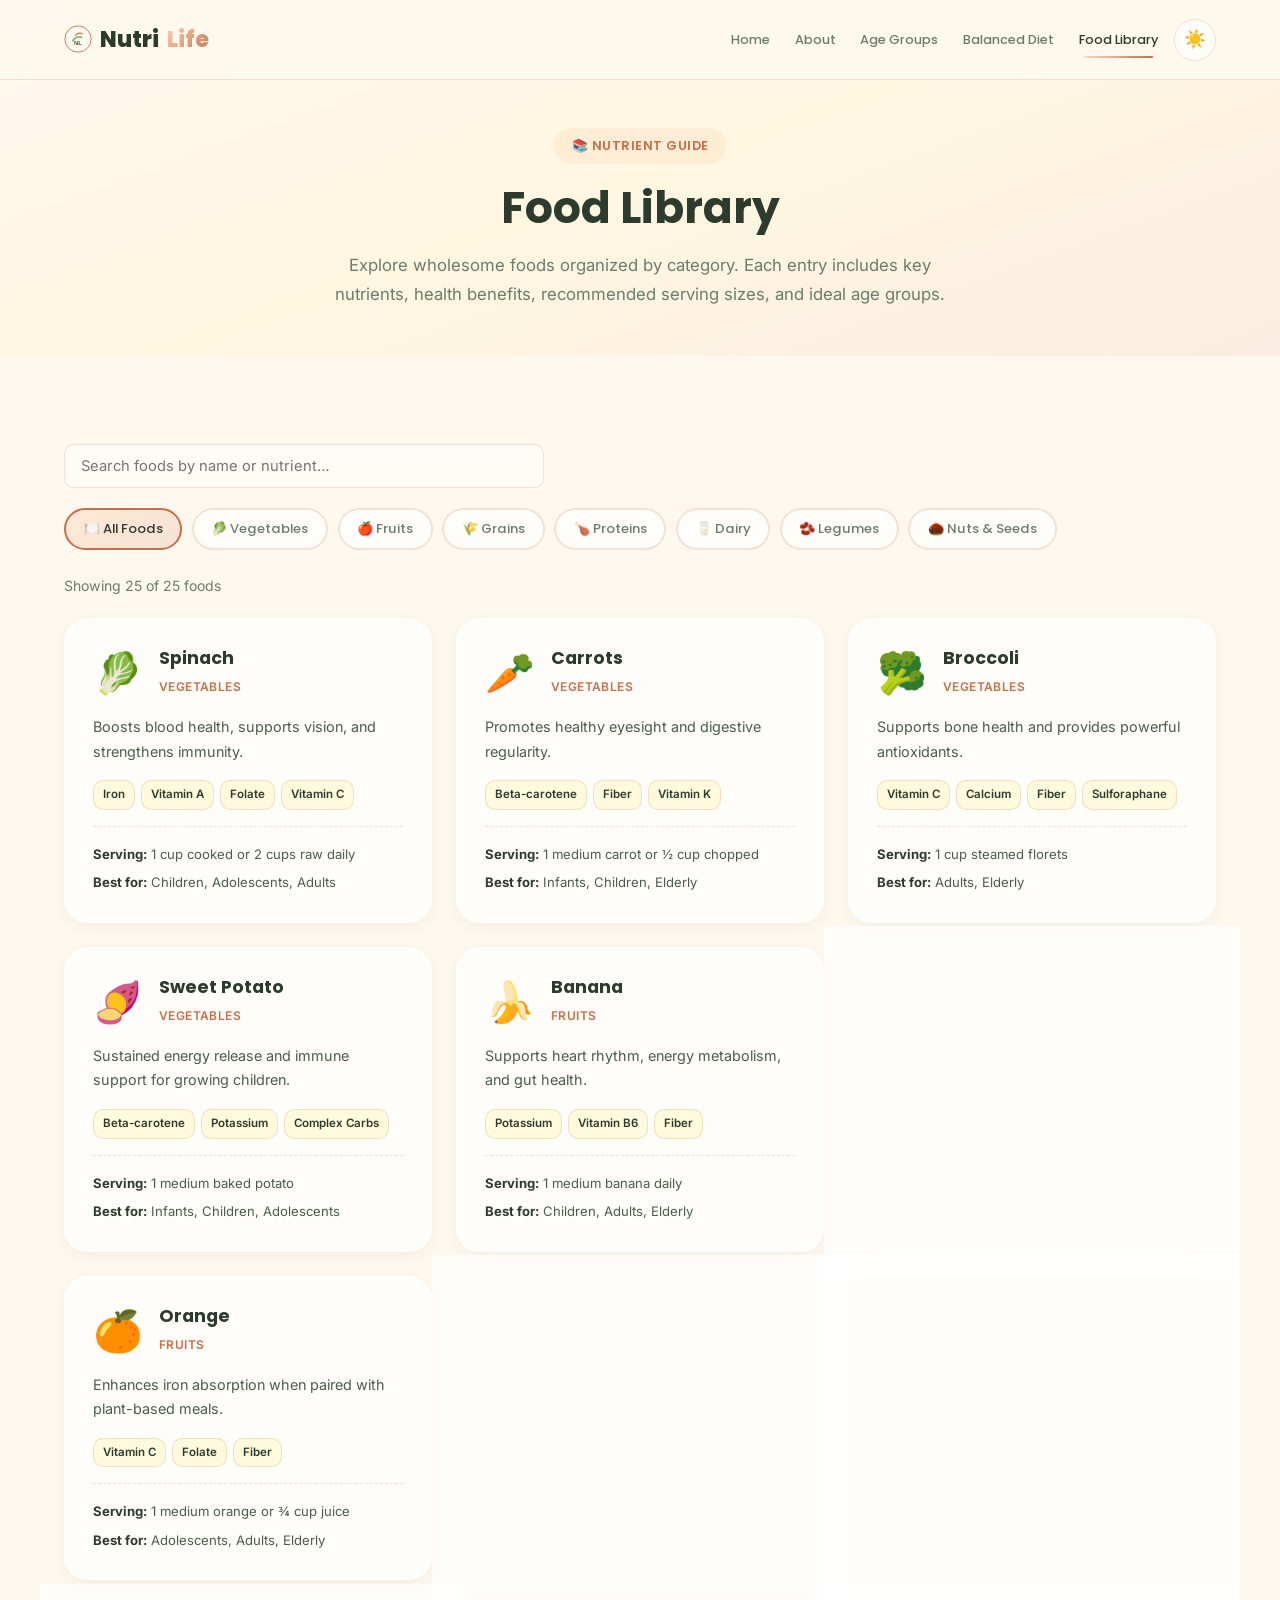
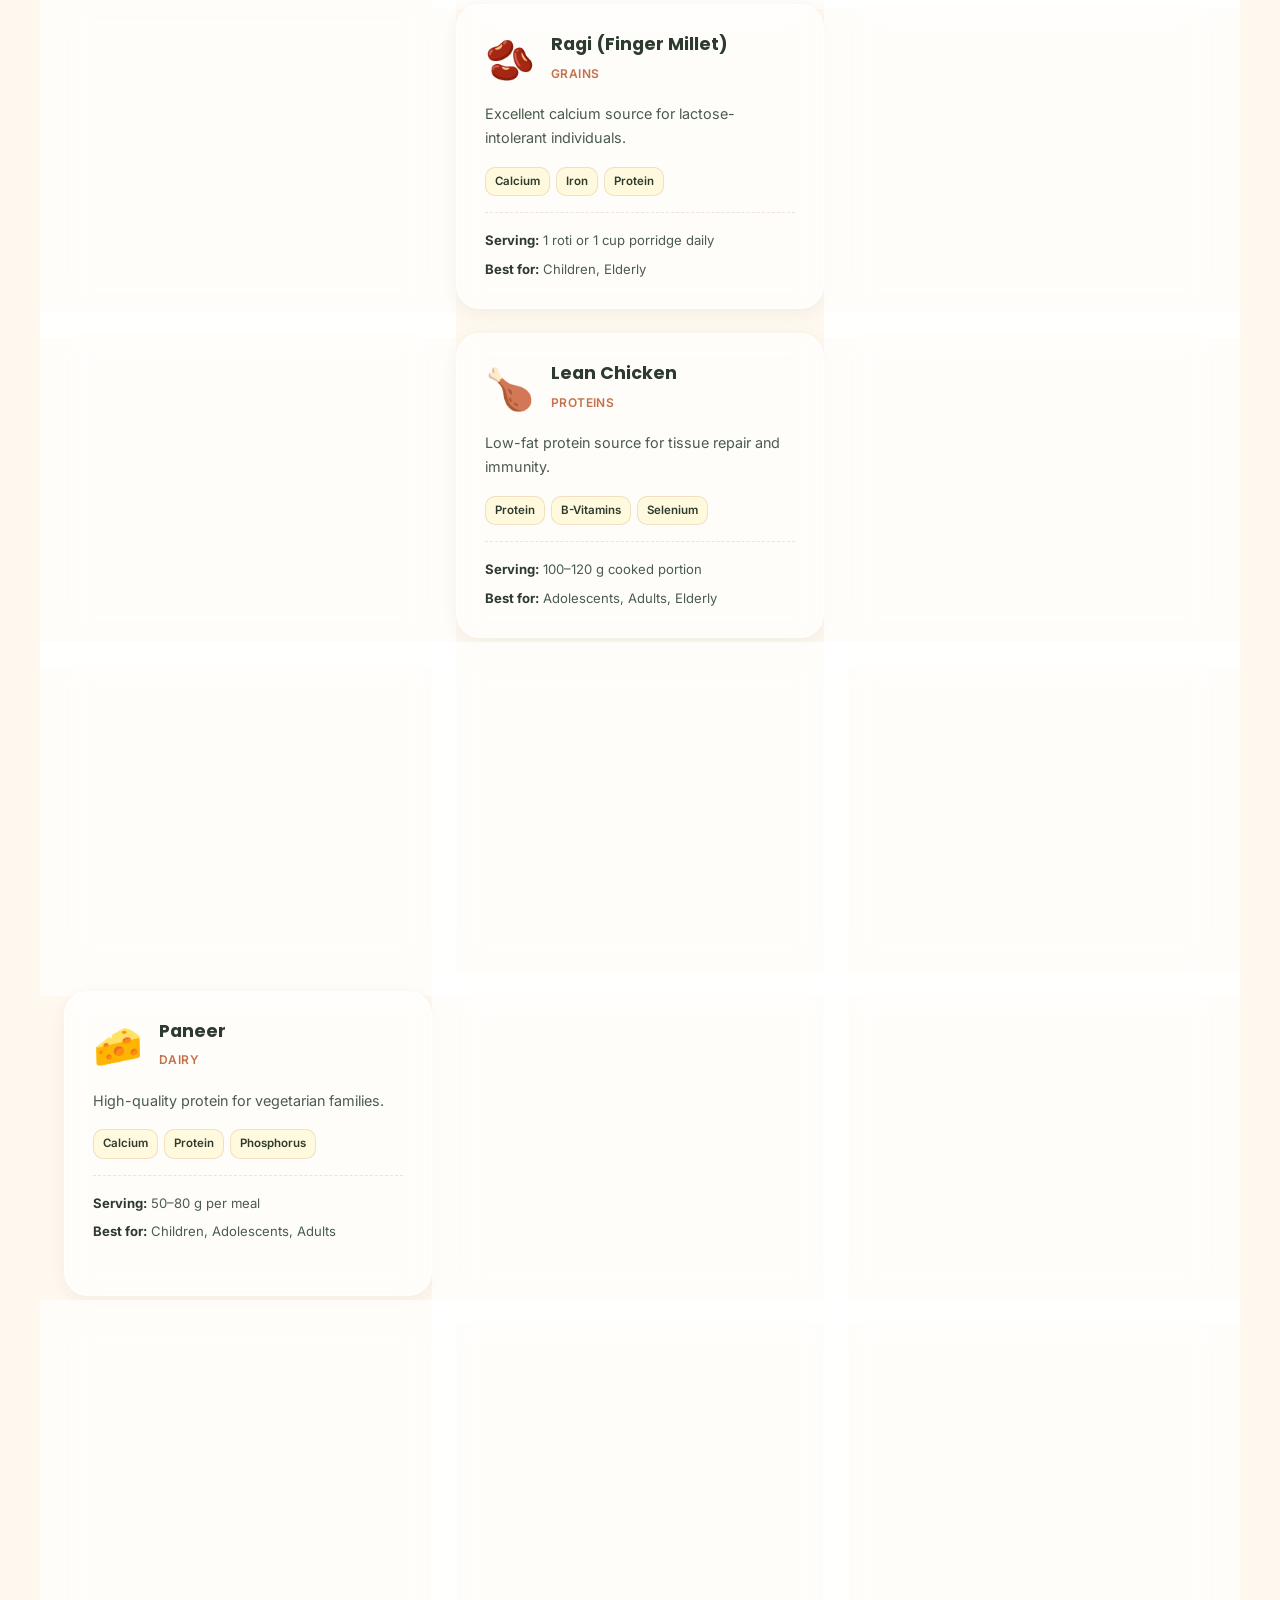
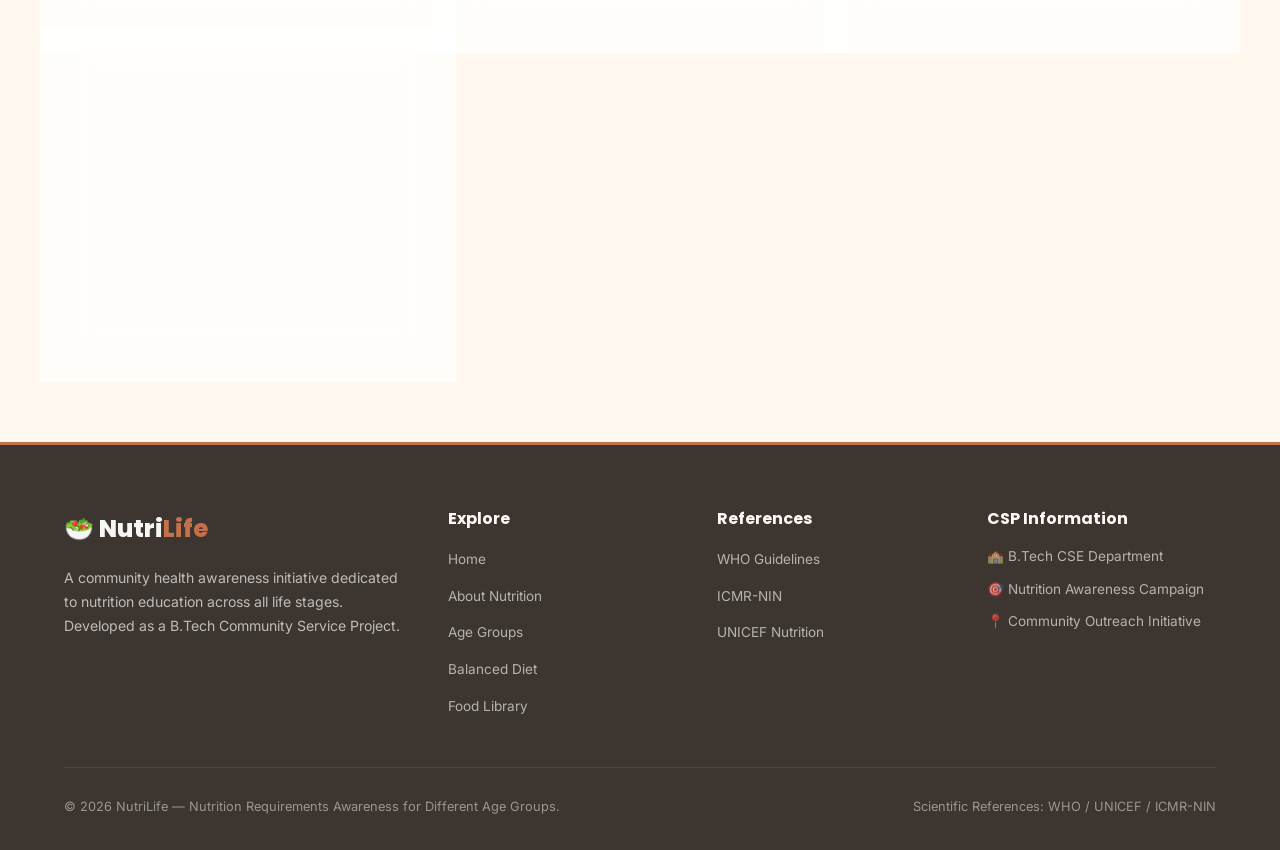
<file: food-library.html>
<!DOCTYPE html>
<html lang="en" data-theme="light">
<head>
  <meta charset="UTF-8">
  <meta name="viewport" content="width=device-width, initial-scale=1.0">
  <title>Food Library | NutriLife</title>
  <meta name="description" content="Browse nutrient-rich foods by category with benefits, serving sizes, and age-group recommendations.">
  <link rel="icon" href="data:image/svg+xml,<svg xmlns=%22http://www.w3.org/2000/svg%22 viewBox=%220 0 100 100%22><text y=%22.9em%22 font-size=%2290%22>🥗</text></svg>">
  <link rel="preconnect" href="https://fonts.googleapis.com">
  <link rel="preconnect" href="https://fonts.gstatic.com" crossorigin>
  <link rel="stylesheet" href="css/style.css">
</head>
<body data-page="food-library">

  <a href="#main-content" class="skip-link">Skip to main content</a>

  <header class="header" id="header">
    <div class="container nav-container">
      <a href="index.html" class="logo" aria-label="NutriLife Home">
        <img src="images/logo-icon.svg" class="logo-icon" alt="NutriLife logo" aria-hidden="true">
        Nutri<span>Life</span>
      </a>
      <div class="header-right">
        <button class="nav-toggle" id="nav-toggle" aria-label="Open navigation menu" aria-expanded="false" aria-controls="nav-menu">
          <span class="nav-toggle-bar"></span>
          <span class="nav-toggle-bar"></span>
          <span class="nav-toggle-bar"></span>
        </button>
        <nav class="nav" aria-label="Primary navigation">
          <ul class="nav-menu" id="nav-menu">
            <li><a href="index.html" class="nav-link">Home</a></li>
            <li><a href="about.html" class="nav-link">About</a></li>
            <li><a href="age-groups.html" class="nav-link">Age Groups</a></li>
            <li><a href="balanced-diet.html" class="nav-link">Balanced Diet</a></li>
            <li><a href="food-library.html" class="nav-link active">Food Library</a></li>
          </ul>
        </nav>
        <button class="theme-toggle" id="theme-toggle" aria-label="Switch to dark mode">
          <span class="theme-icon theme-icon-light" aria-hidden="true">☀️</span>
          <span class="theme-icon theme-icon-dark" aria-hidden="true">🌙</span>
        </button>
      </div>
    </div>
  </header>

  <div class="nav-overlay" id="nav-overlay" aria-hidden="true"></div>

  <main id="main-content">

    <section class="page-hero">
      <div class="container">
        <span class="section-tag reveal">📚 Nutrient Guide</span>
        <h1 class="page-hero-title reveal">Food Library</h1>
        <p class="page-hero-desc reveal">Explore wholesome foods organized by category. Each entry includes key nutrients, health benefits, recommended serving sizes, and ideal age groups.</p>
      </div>
    </section>

    <section class="section">
      <div class="container">
        <div class="library-toolbar reveal">
          <div class="library-search-wrap">
            <label for="food-search" class="visually-hidden">Search foods</label>
            <input type="search" id="food-search" class="form-input library-search" placeholder="Search foods by name or nutrient…" autocomplete="off">
          </div>
          <div class="library-filters" id="library-filters" role="tablist" aria-label="Food category filters"></div>
        </div>

        <p class="library-count reveal" id="library-count" aria-live="polite"></p>
        <div class="food-library-grid" id="food-library-grid"></div>
        <p class="library-empty hidden" id="library-empty">No foods match your search. Try a different keyword or category.</p>
      </div>
    </section>

  </main>

  <footer class="footer">
    <div class="container">
      <div class="footer-grid">
        <div class="footer-brand">
          <div class="footer-logo">🥗 Nutri<span>Life</span></div>
          <p>A community health awareness initiative dedicated to nutrition education across all life stages. Developed as a B.Tech Community Service Project.</p>
        </div>
        <div class="footer-links">
          <h4>Explore</h4>
          <ul>
            <li><a href="index.html">Home</a></li>
            <li><a href="about.html">About Nutrition</a></li>
            <li><a href="age-groups.html">Age Groups</a></li>
            <li><a href="balanced-diet.html">Balanced Diet</a></li>
            <li><a href="food-library.html">Food Library</a></li>
          </ul>
        </div>
        <div class="footer-links">
          <h4>References</h4>
          <ul>
            <li><a href="https://www.who.int" target="_blank" rel="noopener noreferrer">WHO Guidelines</a></li>
            <li><a href="https://www.nin.res.in" target="_blank" rel="noopener noreferrer">ICMR-NIN</a></li>
            <li><a href="https://www.unicef.org/nutrition" target="_blank" rel="noopener noreferrer">UNICEF Nutrition</a></li>
          </ul>
        </div>
        <div class="footer-links">
          <h4>CSP Information</h4>
          <ul class="footer-info">
            <li>🏫 B.Tech CSE Department</li>
            <li>🎯 Nutrition Awareness Campaign</li>
            <li>📍 Community Outreach Initiative</li>
          </ul>
        </div>
      </div>
      <div class="footer-bottom">
        <p>&copy; 2026 NutriLife — Nutrition Requirements Awareness for Different Age Groups.</p>
        <p>Scientific References: WHO / UNICEF / ICMR-NIN</p>
      </div>
    </div>
  </footer>

  <button class="scroll-top" id="scroll-top" aria-label="Scroll to top">↑</button>
  <script src="js/data.js"></script>
  <script src="js/app.js"></script>
</body>
</html>
</file>
<file: css/style.css>
/* ============================================================
   NutriLife — Nutrition Requirements Awareness
   Complete Stylesheet · Pastel Design System
   ============================================================ */

@import url('https://fonts.googleapis.com/css2?family=Inter:wght@400;500;600&family=Poppins:wght@500;600;700;800&display=swap');

/* ---------- CSS Variables (Light Theme) ---------- */
:root {
  --pastel-yellow: #FFF4B8;
  --sage-green: #B8D8BA;
  --soft-peach: #FFD6BA;
  --warm-cream: #FFF8EE;
  --light-coral: #F4B6B6;
  --warm-terracotta: #C4704A;

  --bg-primary: var(--warm-cream);
  --bg-secondary: #FFFDF5;
  --bg-alt: rgba(196, 112, 74, 0.08);
  --bg-card: rgba(255, 255, 255, 0.72);
  --bg-card-hover: rgba(255, 255, 255, 0.88);
  --bg-footer: #3d3530;

  --text-primary: #2d3a2e;
  --text-secondary: #4a5c4c;
  --text-muted: #6b7c6d;
  --text-inverse: #f5f7f5;

  --accent-primary: #c4704a;
  --accent-secondary: var(--warm-terracotta);
  --accent-terra: #D98C5F;
  --accent-coral: #d48989;

  --border-color: rgba(196, 112, 74, 0.2);
  --border-strong: rgba(196, 112, 74, 0.4);

  --glass-blur: blur(14px);
  --glass-border: 1px solid rgba(255, 255, 255, 0.55);

  --font-display: 'Poppins', sans-serif;
  --font-body: 'Inter', sans-serif;

  --radius-sm: 10px;
  --radius-md: 16px;
  --radius-lg: 24px;
  --radius-full: 9999px;

  --shadow-sm: 0 4px 16px rgba(45, 58, 46, 0.06);
  --shadow-md: 0 8px 32px rgba(45, 58, 46, 0.1);
  --shadow-lg: 0 16px 48px rgba(45, 58, 46, 0.12);

  --header-height: 80px;
  --transition-fast: 150ms cubic-bezier(0.4, 0, 0.2, 1);
  --transition-normal: 300ms cubic-bezier(0.4, 0, 0.2, 1);
  --transition-slow: 500ms cubic-bezier(0.4, 0, 0.2, 1);
}

/* ---------- Dark Theme Variables ---------- */
[data-theme="dark"] {
  --bg-primary: #1a211b;
  --bg-secondary: #222b23;
  --bg-alt: rgba(196, 112, 74, 0.08);
  --bg-card: rgba(40, 50, 42, 0.75);
  --bg-card-hover: rgba(50, 62, 52, 0.88);
  --bg-footer: #151210;

  --text-primary: #e8efe9;
  --text-secondary: #b8c4b9;
  --text-muted: #8a968b;

  --border-color: rgba(196, 112, 74, 0.15);
  --border-strong: rgba(196, 112, 74, 0.3);
  --glass-border: 1px solid rgba(196, 112, 74, 0.12);

  --shadow-sm: 0 4px 16px rgba(0, 0, 0, 0.2);
  --shadow-md: 0 8px 32px rgba(0, 0, 0, 0.3);
  --shadow-lg: 0 16px 48px rgba(0, 0, 0, 0.4);
}

/* ---------- Reset & Base ---------- */
*, *::before, *::after {
  box-sizing: border-box;
  margin: 0;
  padding: 0;
}

html {
  font-size: 16px;
  scroll-behavior: smooth;
  scroll-padding-top: calc(var(--header-height) + 16px);
}

body {
  font-family: var(--font-body);
  color: var(--text-primary);
  background-color: var(--bg-primary);
  line-height: 1.7;
  overflow-x: hidden;
  -webkit-font-smoothing: antialiased;
  transition: background-color var(--transition-normal), color var(--transition-normal);
}

body.menu-open {
  overflow: hidden;
}

/* Skip link for keyboard users */
.skip-link {
  position: absolute;
  top: -100%;
  left: 1rem;
  z-index: 2000;
  padding: 0.75rem 1.25rem;
  background: var(--sage-green);
  color: var(--text-primary);
  font-family: var(--font-display);
  font-weight: 600;
  border-radius: var(--radius-sm);
  box-shadow: var(--shadow-md);
  transition: top var(--transition-fast);
}

.skip-link:focus {
  top: 1rem;
  outline: 2px solid var(--soft-peach);
  outline-offset: 2px;
}

img, svg { display: block; max-width: 100%; }

a {
  color: var(--accent-primary);
  text-decoration: none;
  transition: color var(--transition-fast);
}

a:hover { color: var(--accent-secondary); }

ul { list-style: none; }

h1, h2, h3, h4 {
  font-family: var(--font-display);
  font-weight: 700;
  line-height: 1.25;
  color: var(--text-primary);
}

h1 { font-size: clamp(2rem, 5.5vw, 3.25rem); }
h2 { font-size: clamp(1.6rem, 3.5vw, 2.4rem); }
h3 { font-size: clamp(1.2rem, 2.5vw, 1.6rem); }
h4 { font-size: 1.1rem; }

p { color: var(--text-secondary); margin-bottom: 1rem; }
p:last-child { margin-bottom: 0; }

.container {
  width: 100%;
  max-width: 1200px;
  margin: 0 auto;
  padding: 0 1.5rem;
}

.section {
  padding: 5.5rem 0;
  position: relative;
}

.section-alt {
  background-color: var(--bg-alt);
}

/* ---------- Section Headers ---------- */
.section-header {
  text-align: center;
  max-width: 720px;
  margin: 0 auto 3.5rem;
}

.section-tag {
  display: inline-block;
  font-family: var(--font-display);
  font-size: 0.8rem;
  font-weight: 600;
  letter-spacing: 0.5px;
  text-transform: uppercase;
  color: var(--accent-primary);
  background: rgba(255, 214, 186, 0.35);
  padding: 0.45rem 1.1rem;
  border-radius: var(--radius-full);
  margin-bottom: 1rem;
}

[data-theme="dark"] .section-tag {
  background: rgba(255, 214, 186, 0.12);
}

.section-title { margin-bottom: 1rem; }

.section-desc {
  font-size: 1.05rem;
  color: var(--text-muted);
}

/* ---------- Glassmorphism Card ---------- */
.glass-card {
  background: var(--bg-card);
  backdrop-filter: var(--glass-blur);
  -webkit-backdrop-filter: var(--glass-blur);
  border: var(--glass-border);
  border-radius: var(--radius-lg);
  box-shadow: var(--shadow-sm);
  transition: transform var(--transition-normal), box-shadow var(--transition-normal), background var(--transition-normal);
}

.glass-card:hover {
  background: var(--bg-card-hover);
  box-shadow: var(--shadow-md);
}

/* ---------- Buttons ---------- */
.btn {
  display: inline-flex;
  align-items: center;
  justify-content: center;
  gap: 0.5rem;
  padding: 0.9rem 1.75rem;
  font-family: var(--font-display);
  font-weight: 600;
  font-size: 0.95rem;
  border: none;
  border-radius: var(--radius-md);
  cursor: pointer;
  transition: all var(--transition-fast);
  text-decoration: none;
}

.btn-primary {
  background: linear-gradient(135deg, var(--soft-peach), var(--warm-terracotta));
  color: var(--text-primary);
  box-shadow: 0 6px 20px rgba(196, 112, 74, 0.3);
}

.btn-primary:hover {
  transform: translateY(-3px);
  box-shadow: 0 10px 28px rgba(196, 112, 74, 0.4);
  color: var(--text-primary);
}

.btn-outline {
  background: transparent;
  color: var(--text-primary);
  border: 2px solid var(--warm-terracotta);
}

.btn-outline:hover {
  background: rgba(196, 112, 74, 0.12);
  transform: translateY(-2px);
  color: var(--text-primary);
}

.btn-full { width: 100%; }

/* ---------- Scroll Reveal Animations ---------- */
.reveal {
  opacity: 0;
  transform: translateY(28px);
  transition: opacity var(--transition-slow), transform var(--transition-slow);
}

.reveal.active {
  opacity: 1;
  transform: translateY(0);
}

.reveal-delay-1 { transition-delay: 100ms; }
.reveal-delay-2 { transition-delay: 200ms; }
.reveal-delay-3 { transition-delay: 300ms; }

/* ---------- Header & Navigation ---------- */
.header {
  position: fixed;
  top: 0;
  left: 0;
  width: 100%;
  height: var(--header-height);
  background: rgba(255, 248, 238, 0.85);
  backdrop-filter: blur(16px);
  -webkit-backdrop-filter: blur(16px);
  border-bottom: 1px solid var(--border-color);
  z-index: 1000;
  transition: all var(--transition-normal);
}

[data-theme="dark"] .header {
  background: rgba(26, 33, 27, 0.9);
}

.header.scrolled {
  height: 70px;
  box-shadow: var(--shadow-sm);
}

.nav-container {
  display: flex;
  align-items: center;
  justify-content: space-between;
  height: 100%;
  gap: 1rem;
}

.header-right {
  display: flex;
  align-items: center;
  gap: 0.35rem;
  margin-left: auto;
}

.logo {
  display: flex;
  align-items: center;
  gap: 0.5rem;
  font-family: var(--font-display);
  font-size: 1.4rem;
  font-weight: 800;
  color: var(--text-primary);
  flex-shrink: 0;
}

.logo:hover { color: var(--accent-primary); }

.logo span {
  display: inline;
  margin: 0;
  padding: 0;
  color: var(--accent-terra);
}

.logo-icon {
  width: 1.75rem;
  height: 1.75rem;
  display: inline-block;
  object-fit: contain;
  vertical-align: middle;
  animation: float 4s ease-in-out infinite;
}

.logo span {
  background: linear-gradient(135deg, var(--soft-peach), var(--warm-terracotta));
  -webkit-background-clip: text;
  -webkit-text-fill-color: transparent;
  background-clip: text;
}

.nav { flex: none; display: flex; justify-content: flex-end; min-width: 0; }

.nav-menu {
  display: flex;
  align-items: center;
  gap: 0.25rem;
  list-style: none;
  flex-wrap: nowrap;
}

.nav-link {
  display: block;
  padding: 0.5rem 0.65rem;
  font-family: var(--font-display);
  font-size: 0.8rem;
  font-weight: 500;
  color: var(--text-muted);
  border-radius: var(--radius-sm);
  position: relative;
  transition: color var(--transition-fast);
  white-space: nowrap;
}

.nav-link::after {
  content: '';
  position: absolute;
  bottom: 0;
  left: 50%;
  transform: translateX(-50%);
  width: 0;
  height: 2px;
  background: linear-gradient(90deg, var(--soft-peach), var(--warm-terracotta));
  border-radius: var(--radius-full);
  transition: width var(--transition-normal);
}

.nav-link:hover,
.nav-link.active {
  color: var(--text-primary);
}

.nav-link:hover::after,
.nav-link.active::after {
  width: 70%;
}

/* Theme Toggle */
.theme-toggle {
  width: 42px;
  height: 42px;
  border-radius: var(--radius-full);
  border: 1px solid var(--border-color);
  background: var(--bg-card);
  cursor: pointer;
  display: flex;
  align-items: center;
  justify-content: center;
  font-size: 1.1rem;
  flex-shrink: 0;
  transition: all var(--transition-fast);
}

.theme-toggle:hover {
  background: var(--pastel-yellow);
  transform: scale(1.05);
}

[data-theme="dark"] .theme-icon-light { display: none; }
[data-theme="light"] .theme-icon-dark { display: none; }

/* Mobile Nav Toggle */
.nav-toggle {
  display: none;
  flex-direction: column;
  gap: 5px;
  background: none;
  border: none;
  cursor: pointer;
  padding: 6px;
}

.nav-toggle-bar {
  display: block;
  width: 24px;
  height: 2.5px;
  background: var(--text-primary);
  border-radius: 2px;
  transition: all var(--transition-normal);
}

.nav-toggle.active .nav-toggle-bar:nth-child(1) {
  transform: rotate(45deg) translate(5px, 5px);
}

.nav-toggle.active .nav-toggle-bar:nth-child(2) {
  opacity: 0;
}

.nav-toggle.active .nav-toggle-bar:nth-child(3) {
  transform: rotate(-45deg) translate(5px, -5px);
}

/* Mobile nav overlay */
.nav-overlay {
  position: fixed;
  inset: 0;
  background: rgba(45, 58, 46, 0.35);
  backdrop-filter: blur(2px);
  opacity: 0;
  visibility: hidden;
  transition: opacity var(--transition-normal), visibility var(--transition-normal);
  z-index: 999;
}

.nav-overlay.active {
  opacity: 1;
  visibility: visible;
}

/* ---------- Hero Section ---------- */
.hero {
  min-height: 100vh;
  display: flex;
  align-items: center;
  padding-top: var(--header-height);
  position: relative;
  overflow: hidden;
  background: linear-gradient(160deg, var(--warm-cream) 0%, rgba(255, 244, 184, 0.3) 50%, rgba(184, 216, 186, 0.2) 100%);
}

[data-theme="dark"] .hero {
  background: linear-gradient(160deg, var(--bg-primary) 0%, rgba(184, 216, 186, 0.05) 100%);
}

.hero-bg-shapes {
  position: absolute;
  inset: 0;
  pointer-events: none;
  overflow: hidden;
}

.shape {
  position: absolute;
  border-radius: 50%;
  opacity: 0.35;
  animation: float 8s ease-in-out infinite;
}

.shape-1 {
  width: 300px;
  height: 300px;
  background: var(--pastel-yellow);
  top: -80px;
  right: -60px;
}

.shape-2 {
  width: 200px;
  height: 200px;
  background: var(--sage-green);
  bottom: 10%;
  left: -50px;
  animation-delay: 2s;
}

.shape-3 {
  width: 150px;
  height: 150px;
  background: var(--light-coral);
  top: 40%;
  right: 20%;
  animation-delay: 4s;
}

.hero-grid {
  display: grid;
  grid-template-columns: 1fr 1fr;
  gap: 3rem;
  align-items: center;
  position: relative;
  z-index: 1;
}

.hero-tag {
  display: inline-block;
  font-size: 0.78rem;
  font-weight: 600;
  letter-spacing: 0.3px;
  color: var(--accent-primary);
  background: rgba(255, 214, 186, 0.4);
  padding: 0.4rem 1rem;
  border-radius: var(--radius-full);
  margin-bottom: 1.25rem;
}

.hero-title { margin-bottom: 1.25rem; }

.hero-title span {
  color: var(--accent-terra);
}

.hero-desc {
  font-size: 1.08rem;
  max-width: 540px;
  margin-bottom: 1.5rem;
}

.hero-badges {
  display: flex;
  flex-wrap: wrap;
  gap: 0.6rem;
  margin-bottom: 2rem;
}

.hero-badge {
  font-size: 0.82rem;
  font-weight: 500;
  padding: 0.45rem 0.9rem;
  background: var(--bg-card);
  border: 1px solid var(--border-color);
  border-radius: var(--radius-full);
  color: var(--text-secondary);
  transition: all var(--transition-fast);
}

.hero-badge:hover {
  background: var(--pastel-yellow);
  transform: translateY(-2px);
}

.hero-cta {
  display: flex;
  flex-wrap: wrap;
  gap: 1rem;
}

.hero-visual {
  display: flex;
  justify-content: center;
}

.hero-plate {
  padding: 2rem;
  animation: float 5s ease-in-out infinite;
}

.hero-illustration {
  width: 100%;
  max-width: 380px;
}

/* ---------- Page Hero (Inner Pages) ---------- */
.page-hero {
  padding: calc(var(--header-height) + 3rem) 0 3rem;
  background: linear-gradient(160deg, var(--warm-cream) 0%, rgba(255, 244, 184, 0.25) 50%, rgba(196, 112, 74, 0.08) 100%);
  text-align: center;
}

[data-theme="dark"] .page-hero {
  background: linear-gradient(160deg, var(--bg-primary) 0%, rgba(196, 112, 74, 0.06) 100%);
}

.page-hero-title {
  font-size: clamp(2rem, 4.5vw, 2.75rem);
  margin-bottom: 1rem;
}

.page-hero-desc {
  max-width: 640px;
  margin: 0 auto;
  font-size: 1.05rem;
  color: var(--text-muted);
}

/* ---------- Home Page Cards ---------- */
.home-cards {
  display: grid;
  grid-template-columns: repeat(auto-fit, minmax(260px, 1fr));
  gap: 1.5rem;
}

.home-card {
  display: flex;
  flex-direction: column;
  padding: 2rem;
  text-decoration: none;
  color: inherit;
  transition: transform var(--transition-normal), box-shadow var(--transition-normal);
}

.home-card:hover {
  transform: translateY(-8px);
  color: inherit;
}

.home-card-icon {
  font-size: 2.25rem;
  margin-bottom: 1rem;
}

.home-card h3 {
  margin-bottom: 0.75rem;
  font-size: 1.15rem;
}

.home-card p {
  font-size: 0.92rem;
  flex: 1;
  margin-bottom: 1.25rem;
}

.home-card-link {
  font-family: var(--font-display);
  font-weight: 600;
  font-size: 0.88rem;
  color: var(--warm-terracotta);
}

.home-highlight {
  display: grid;
  grid-template-columns: 1.4fr 1fr;
  gap: 2.5rem;
  align-items: center;
  padding: 2.5rem;
}

.home-highlight h2 {
  margin: 0.75rem 0 1rem;
  font-size: clamp(1.4rem, 3vw, 1.85rem);
}

.home-highlight p {
  margin-bottom: 1.5rem;
}

.home-highlight-stats {
  display: flex;
  flex-direction: column;
  gap: 1rem;
}

.mini-stat {
  background: rgba(196, 112, 74, 0.1);
  border-left: 4px solid var(--warm-terracotta);
  border-radius: var(--radius-sm);
  padding: 1.25rem 1.5rem;
}

.mini-stat strong {
  display: block;
  font-family: var(--font-display);
  font-size: 2rem;
  font-weight: 800;
  color: var(--warm-terracotta);
  line-height: 1.1;
}

.mini-stat span {
  font-size: 0.85rem;
  color: var(--text-secondary);
}

/* ---------- Home Survey Carousel ---------- */
.survey-carousel {
  overflow: hidden;
  width: 100%;
  padding: 0.35rem 0.15rem 0.75rem;
}

.survey-track {
  --survey-card-gap: 1.25rem;
  --survey-cards-visible: 3;
  display: flex;
  gap: var(--survey-card-gap);
  transform: translate3d(0, 0, 0);
  will-change: transform, opacity;
}

.survey-track.is-sliding {
  opacity: 0.86;
  transform: translate3d(calc(-1 * ((100% - (var(--survey-cards-visible) - 1) * var(--survey-card-gap)) / var(--survey-cards-visible) + var(--survey-card-gap))), 0, 0);
  transition: transform 800ms cubic-bezier(0.4, 0, 0.2, 1), opacity 800ms cubic-bezier(0.4, 0, 0.2, 1);
}

.survey-card {
  flex: 0 0 calc((100% - (var(--survey-cards-visible) - 1) * var(--survey-card-gap)) / var(--survey-cards-visible));
  height: clamp(280px, 23vw, 300px);
  min-height: 0;
  padding: 1rem;
  border-radius: 20px;
  display: flex;
  flex-direction: column;
  overflow: hidden;
  transition: transform var(--transition-normal), box-shadow var(--transition-normal), background var(--transition-normal);
}

.survey-card:hover {
  transform: translateY(-8px);
  box-shadow: var(--shadow-lg);
}

.survey-card h3 {
  margin-bottom: 0.85rem;
  font-size: 1.08rem;
}

.survey-image-wrap {
  flex: 1;
  min-height: 0;
  border-radius: 16px;
  overflow: hidden;
  background: rgba(196, 112, 74, 0.08);
}

.survey-image-wrap img {
  width: 100%;
  height: 100%;
  object-fit: cover;
  transform: scale(1);
  transition: transform var(--transition-normal);
  will-change: transform;
}

.survey-card:hover .survey-image-wrap img {
  transform: scale(1.035);
}

.survey-card p {
  margin: 0.9rem 0 0;
  font-family: var(--font-display);
  font-size: 0.86rem;
  font-weight: 600;
  color: var(--text-muted);
}

/* ---------- Guidelines Grid (About Page) ---------- */
.guidelines-grid {
  display: grid;
  grid-template-columns: repeat(auto-fit, minmax(280px, 1fr));
  gap: 1.5rem;
}

.guideline-card {
  padding: 2rem;
}

.guideline-card h3 {
  margin-bottom: 0.75rem;
  color: var(--warm-terracotta);
}

.guideline-card p {
  font-size: 0.92rem;
  margin: 0;
}

/* ---------- Food Library Page ---------- */
.library-toolbar {
  display: flex;
  flex-direction: column;
  gap: 1.25rem;
  margin-bottom: 1.5rem;
}

.library-search-wrap {
  max-width: 480px;
}

.library-search {
  background: var(--bg-card);
}

.library-filters {
  display: flex;
  flex-wrap: wrap;
  gap: 0.6rem;
}

.library-filter {
  background: var(--bg-card);
  border: 2px solid var(--border-color);
  border-radius: var(--radius-full);
  padding: 0.55rem 1.1rem;
  font-family: var(--font-display);
  font-size: 0.82rem;
  font-weight: 500;
  color: var(--text-muted);
  cursor: pointer;
  transition: all var(--transition-fast);
}

.library-filter:hover {
  border-color: var(--warm-terracotta);
  color: var(--text-primary);
}

.library-filter.active {
  background: linear-gradient(135deg, rgba(255, 214, 186, 0.5), rgba(196, 112, 74, 0.15));
  border-color: var(--warm-terracotta);
  color: var(--text-primary);
}

.library-count {
  font-size: 0.88rem;
  color: var(--text-muted);
  margin-bottom: 1.25rem;
}

.library-empty {
  text-align: center;
  padding: 3rem 1rem;
  color: var(--text-muted);
  font-size: 1rem;
}

.library-empty.hidden {
  display: none;
}

.food-library-grid {
  display: grid;
  grid-template-columns: repeat(auto-fill, minmax(300px, 1fr));
  gap: 1.5rem;
}

.food-lib-card {
  padding: 1.75rem;
  transition: transform var(--transition-normal);
}

.food-lib-card:hover {
  transform: translateY(-6px);
}

.food-lib-header {
  display: flex;
  align-items: center;
  gap: 1rem;
  margin-bottom: 1rem;
}

.food-lib-icon {
  font-size: 2.5rem;
  line-height: 1;
}

.food-lib-header h3 {
  font-size: 1.1rem;
  margin-bottom: 0.2rem;
}

.food-lib-category {
  font-size: 0.75rem;
  font-weight: 600;
  text-transform: uppercase;
  letter-spacing: 0.4px;
  color: var(--warm-terracotta);
}

.food-lib-benefits {
  font-size: 0.9rem;
  margin-bottom: 1rem;
}

.food-lib-nutrients {
  display: flex;
  flex-wrap: wrap;
  gap: 0.4rem;
  margin-bottom: 1rem;
}

.nutrient-badge {
  font-size: 0.72rem;
  font-weight: 600;
  background: rgba(255, 244, 184, 0.45);
  border: 1px solid var(--border-color);
  padding: 0.25rem 0.55rem;
  border-radius: var(--radius-sm);
}

.food-lib-meta {
  font-size: 0.82rem;
  color: var(--text-secondary);
  display: flex;
  flex-direction: column;
  gap: 0.4rem;
  padding-top: 1rem;
  border-top: 1px dashed var(--border-color);
}

.food-lib-meta strong {
  color: var(--text-primary);
}

.visually-hidden {
  position: absolute;
  width: 1px;
  height: 1px;
  padding: 0;
  margin: -1px;
  overflow: hidden;
  clip: rect(0, 0, 0, 0);
  white-space: nowrap;
  border: 0;
}

/* ---------- About Section ---------- */
.about-grid {
  display: grid;
  grid-template-columns: 1fr 1fr;
  gap: 2rem;
  align-items: start;
}

.about-nutrition-layout {
  grid-template-columns: 1fr;
  gap: 1.5rem;
}

.about-intro {
  padding: 2.5rem;
}

.about-nutrition-layout .about-intro {
  display: grid;
  grid-template-columns: minmax(0, 1.45fr) minmax(280px, 0.8fr);
  gap: 2rem;
  align-items: center;
  padding: 2rem 2.25rem;
}

.about-intro h2,
.about-intro h3 { margin-bottom: 1rem; }

.about-list {
  margin-top: 1.25rem;
  display: flex;
  flex-direction: column;
  gap: 0.6rem;
}

.about-list li {
  position: relative;
  padding-left: 1.5rem;
  font-size: 0.95rem;
  color: var(--text-secondary);
}

.about-list li::before {
  content: '✓';
  position: absolute;
  left: 0;
  color: var(--warm-terracotta);
  font-weight: 700;
}

.about-nutrition-layout .about-list {
  margin-top: 0;
}

.about-carousel {
  overflow: hidden;
  width: 100%;
  padding: 0.25rem 0.15rem 0.5rem;
}

.about-cards {
  --about-card-gap: 1.25rem;
  --about-cards-visible: 4;
  display: flex;
  gap: var(--about-card-gap);
  will-change: transform, opacity;
}

.about-cards.is-sliding {
  opacity: 0.72;
  transform: translateX(calc(-1 * ((100% - (var(--about-cards-visible) - 1) * var(--about-card-gap)) / var(--about-cards-visible) + var(--about-card-gap))));
  transition: transform 760ms cubic-bezier(0.4, 0, 0.2, 1), opacity 760ms cubic-bezier(0.4, 0, 0.2, 1);
}

.about-card {
  flex: 0 0 calc((100% - (var(--about-cards-visible) - 1) * var(--about-card-gap)) / var(--about-cards-visible));
  padding: 1.75rem;
}

.about-card-icon {
  font-size: 2rem;
  display: block;
  margin-bottom: 0.75rem;
}

.about-card h4 { margin-bottom: 0.5rem; }

.about-card p { font-size: 0.9rem; }

/* ---------- Age Groups Section ---------- */
.age-explorer-section {
  padding-top: calc(var(--header-height) + 3rem);
}

.age-explorer-intro {
  text-align: center;
  max-width: 720px;
  margin: 0 auto 3rem;
}

.age-explorer-title {
  font-size: clamp(2rem, 4.5vw, 2.75rem);
  color: var(--text-primary);
  margin-bottom: 0.75rem;
}

.age-explorer-accent {
  display: block;
  width: 56px;
  height: 4px;
  background: var(--warm-terracotta);
  border-radius: var(--radius-full);
  margin: 0 auto 1.25rem;
}

.age-explorer-desc {
  font-size: 1.05rem;
  color: var(--text-muted);
  line-height: 1.7;
}

.age-explorer-cards {
  display: grid;
  grid-template-columns: repeat(4, 1fr);
  gap: 1.25rem;
  margin-bottom: 2.5rem;
}

.age-explorer-card {
  background: var(--bg-card);
  border: 1px solid var(--border-color);
  border-radius: var(--radius-lg);
  padding: 2rem 1.25rem;
  display: flex;
  flex-direction: column;
  align-items: center;
  text-align: center;
  cursor: pointer;
  box-shadow: var(--shadow-sm);
  transition: transform var(--transition-normal), box-shadow var(--transition-normal), border-color var(--transition-fast);
}

.age-explorer-card:hover {
  transform: translateY(-6px);
  box-shadow: var(--shadow-md);
  border-color: var(--warm-terracotta);
}

.age-explorer-card.active {
  border-color: var(--warm-terracotta);
  box-shadow: 0 8px 28px rgba(196, 112, 74, 0.18);
  transform: translateY(-4px);
}

.age-explorer-icon {
  width: 72px;
  height: 72px;
  border-radius: var(--radius-full);
  display: flex;
  align-items: center;
  justify-content: center;
  font-size: 2rem;
  margin-bottom: 1.25rem;
}

.age-icon-yellow { background: rgba(255, 244, 184, 0.85); }
.age-icon-pink { background: rgba(244, 182, 182, 0.55); }
.age-icon-green { background: rgba(184, 216, 186, 0.65); }
.age-icon-peach { background: rgba(255, 214, 186, 0.75); }

.age-explorer-name {
  font-family: var(--font-display);
  font-weight: 700;
  font-size: 1.05rem;
  color: var(--text-primary);
  margin-bottom: 0.35rem;
}

.age-explorer-range {
  font-size: 0.88rem;
  color: var(--text-muted);
}

.age-tabs {
  display: flex;
  flex-wrap: wrap;
  justify-content: center;
  gap: 0.75rem;
  margin-bottom: 2rem;
}

.age-tab {
  background: var(--bg-card);
  border: 2px solid var(--border-color);
  border-radius: var(--radius-md);
  padding: 0.85rem 1.25rem;
  font-family: var(--font-display);
  font-weight: 600;
  font-size: 0.85rem;
  color: var(--text-muted);
  cursor: pointer;
  text-align: center;
  line-height: 1.4;
  transition: all var(--transition-fast);
}

.age-tab small {
  display: block;
  font-weight: 500;
  font-size: 0.72rem;
  opacity: 0.75;
}

.age-tab:hover {
  border-color: var(--warm-terracotta);
  color: var(--text-primary);
}

.age-tab.active {
  background: linear-gradient(135deg, rgba(255, 244, 184, 0.6), rgba(196, 112, 74, 0.15));
  border-color: var(--warm-terracotta);
  color: var(--text-primary);
  box-shadow: var(--shadow-sm);
}

.age-panel {
  padding: 2.5rem;
  min-height: 400px;
  transition: opacity var(--transition-normal), transform var(--transition-normal);
}

.age-panel-header {
  display: flex;
  align-items: center;
  gap: 1.25rem;
  margin-bottom: 1.5rem;
  padding-bottom: 1.5rem;
  border-bottom: 2px dashed var(--border-color);
}

.age-panel-icon { font-size: 3rem; }

.age-panel-tagline {
  font-size: 1.05rem;
  font-weight: 500;
  color: var(--accent-primary);
  margin-top: 0.25rem;
}

.age-panel-body {
  display: grid;
  grid-template-columns: 1.2fr 1fr;
  gap: 2.5rem;
}

.age-req-grid {
  display: grid;
  grid-template-columns: 1fr 1fr;
  gap: 1rem;
  margin-top: 1.5rem;
}

.age-req-item {
  background: rgba(255, 244, 184, 0.2);
  border-radius: var(--radius-sm);
  padding: 1rem;
  border-left: 3px solid var(--warm-terracotta);
}

[data-theme="dark"] .age-req-item {
  background: rgba(184, 216, 186, 0.08);
}

.age-req-label {
  font-size: 0.75rem;
  font-weight: 600;
  color: var(--text-muted);
  text-transform: uppercase;
  letter-spacing: 0.3px;
}

.age-req-value {
  font-family: var(--font-display);
  font-size: 1.05rem;
  font-weight: 700;
  color: var(--text-primary);
  margin: 0.25rem 0 0.5rem;
}

.age-req-bar {
  height: 5px;
  background: rgba(184, 216, 186, 0.3);
  border-radius: var(--radius-full);
  overflow: hidden;
}

.age-req-fill {
  height: 100%;
  border-radius: var(--radius-full);
  background: linear-gradient(90deg, var(--soft-peach), var(--warm-terracotta));
  transition: width var(--transition-slow);
}

.age-side-section { margin-bottom: 1.5rem; }

.age-side-section h4 {
  font-size: 0.85rem;
  text-transform: uppercase;
  letter-spacing: 0.5px;
  margin-bottom: 0.75rem;
  color: var(--text-primary);
}

.nutrient-tags {
  display: flex;
  flex-wrap: wrap;
  gap: 0.5rem;
}

.nutrient-tag {
  background: rgba(184, 216, 186, 0.25);
  border: 1px solid var(--border-color);
  border-radius: var(--radius-sm);
  padding: 0.4rem 0.75rem;
  font-size: 0.78rem;
}

.nutrient-tag strong {
  display: block;
  font-size: 0.82rem;
  color: var(--text-primary);
}

.food-grid-mini {
  display: grid;
  grid-template-columns: 1fr 1fr;
  gap: 0.6rem;
}

.food-mini {
  background: rgba(255, 214, 186, 0.2);
  border-radius: var(--radius-sm);
  padding: 0.65rem 0.85rem;
  font-size: 0.82rem;
}

.food-mini strong { color: var(--text-primary); display: block; }

.def-warning {
  background: rgba(244, 182, 182, 0.15);
  border-left: 3px solid var(--light-coral);
  border-radius: 0 var(--radius-sm) var(--radius-sm) 0;
  padding: 0.85rem 1rem;
  margin-bottom: 0.6rem;
  font-size: 0.85rem;
}

.def-warning strong { color: var(--accent-coral); }

/* ---------- Balanced Diet Section ---------- */
.balance-grid {
  display: grid;
  grid-template-columns: 1fr 1fr;
  gap: 2rem;
  align-items: start;
}

.balance-visual {
  padding: 2.5rem;
}

.balance-visual h3 { margin-bottom: 1.5rem; text-align: center; }

.plate-model {
  display: grid;
  grid-template-columns: 1fr 1fr;
  grid-template-rows: auto auto;
  gap: 0.75rem;
  margin-bottom: 1.5rem;
}

.plate-segment {
  padding: 1.25rem;
  border-radius: var(--radius-md);
  text-align: center;
  font-size: 0.85rem;
  line-height: 1.5;
  transition: transform var(--transition-fast);
}

.plate-segment:hover { transform: scale(1.03); }

.plate-segment span { font-size: 1.5rem; display: block; margin-bottom: 0.25rem; }

.plate-veg {
  grid-column: 1 / -1;
  background: rgba(184, 216, 186, 0.35);
}

.plate-grain { background: rgba(255, 244, 184, 0.45); }
.plate-protein { background: rgba(255, 214, 186, 0.4); }

.plate-note {
  font-size: 0.88rem;
  text-align: center;
  color: var(--text-muted);
}

.balance-benefits {
  display: flex;
  flex-direction: column;
  gap: 1rem;
}

.benefit-card {
  display: flex;
  align-items: flex-start;
  gap: 1.25rem;
  padding: 1.5rem;
}

.benefit-icon { font-size: 2rem; flex-shrink: 0; }

.benefit-card h4 { margin-bottom: 0.35rem; }
.benefit-card p { font-size: 0.9rem; margin: 0; }

/* ---------- Deficiencies Section ---------- */
.def-grid {
  display: grid;
  grid-template-columns: repeat(auto-fit, minmax(280px, 1fr));
  gap: 1.5rem;
}

.def-card {
  padding: 2rem;
  border-top: 4px solid var(--light-coral);
}

.def-card:hover { transform: translateY(-6px); }

.def-category {
  font-size: 0.72rem;
  font-weight: 700;
  text-transform: uppercase;
  letter-spacing: 0.5px;
  color: var(--accent-coral);
  margin-bottom: 0.5rem;
}

.def-card h3 { margin-bottom: 1rem; }

.def-detail { margin-bottom: 0.85rem; }

.def-detail-title {
  font-weight: 700;
  font-size: 0.85rem;
  color: var(--text-primary);
  margin-bottom: 0.2rem;
}

.def-detail p { font-size: 0.88rem; margin: 0; }

.def-foods {
  display: flex;
  flex-wrap: wrap;
  gap: 0.4rem;
  margin-top: 0.5rem;
}

.def-food-badge {
  font-size: 0.75rem;
  font-weight: 600;
  background: rgba(255, 244, 184, 0.4);
  border: 1px solid var(--border-color);
  padding: 0.2rem 0.55rem;
  border-radius: var(--radius-sm);
}

/* ---------- Tips Section ---------- */
.tips-grid {
  display: grid;
  grid-template-columns: repeat(auto-fit, minmax(300px, 1fr));
  gap: 1.5rem;
}

.tip-card {
  padding: 2rem;
  position: relative;
  overflow: hidden;
}

.tip-card:hover { transform: translateY(-6px); }

.tip-number {
  font-family: var(--font-display);
  font-size: 2.5rem;
  font-weight: 800;
  color: rgba(184, 216, 186, 0.4);
  position: absolute;
  top: 1rem;
  right: 1.5rem;
  line-height: 1;
}

.tip-card h4 { margin-bottom: 0.75rem; position: relative; }
.tip-card p { font-size: 0.92rem; position: relative; }

/* ---------- Programs Section ---------- */
.programs-grid {
  display: grid;
  grid-template-columns: repeat(auto-fit, minmax(280px, 1fr));
  gap: 1.5rem;
}

.program-card {
  padding: 2rem;
}

.program-card:hover { transform: translateY(-6px); }

.program-icon {
  font-size: 2.5rem;
  margin-bottom: 1rem;
}

.program-card h4 { margin-bottom: 0.75rem; }

.program-card > p { font-size: 0.92rem; margin-bottom: 1.25rem; }

.program-features li {
  font-size: 0.85rem;
  color: var(--text-secondary);
  padding: 0.35rem 0 0.35rem 1.25rem;
  position: relative;
}

.program-features li::before {
  content: '•';
  position: absolute;
  left: 0;
  color: var(--sage-green);
  font-weight: 700;
}

/* ---------- Statistics Section ---------- */
.stats-grid {
  display: grid;
  grid-template-columns: repeat(4, 1fr);
  gap: 1.5rem;
  margin-bottom: 2.5rem;
}

.stat-card {
  padding: 2rem 1.5rem;
  text-align: center;
}

.stat-card:hover { transform: translateY(-5px); }

.stat-icon { font-size: 2rem; display: block; margin-bottom: 0.75rem; }

.stat-value {
  font-family: var(--font-display);
  font-size: 2.5rem;
  font-weight: 800;
  color: var(--text-primary);
  line-height: 1.1;
  margin-bottom: 0.5rem;
}

.stat-card h4 {
  font-size: 0.95rem;
  margin-bottom: 0.5rem;
}

.stat-card p { font-size: 0.82rem; margin: 0; }

.facts-row {
  display: flex;
  flex-direction: column;
  gap: 1rem;
}

.fact-bar { padding: 1.25rem 1.5rem; }

.fact-bar-header {
  display: flex;
  justify-content: space-between;
  align-items: center;
  margin-bottom: 0.75rem;
  font-size: 0.9rem;
  font-weight: 500;
}

.fact-bar-header strong {
  font-family: var(--font-display);
  font-size: 1.2rem;
  color: var(--accent-primary);
}

.fact-bar-track {
  height: 10px;
  background: rgba(184, 216, 186, 0.25);
  border-radius: var(--radius-full);
  overflow: hidden;
}

.fact-bar-fill {
  height: 100%;
  width: 0;
  border-radius: var(--radius-full);
  background: linear-gradient(90deg, var(--soft-peach), var(--warm-terracotta));
  transition: width 1.5s cubic-bezier(0.4, 0, 0.2, 1);
}

.fact-bar-fill.animated {
  width: var(--fill-width, 0%);
}

/* ---------- FAQ Section ---------- */
.faq-list {
  max-width: 800px;
  margin: 0 auto;
  display: flex;
  flex-direction: column;
  gap: 0.75rem;
}

.faq-item {
  background: var(--bg-card);
  border: 1px solid var(--border-color);
  border-radius: var(--radius-md);
  overflow: hidden;
  transition: box-shadow var(--transition-fast);
}

.faq-item:hover { box-shadow: var(--shadow-sm); }

.faq-question {
  width: 100%;
  display: flex;
  justify-content: space-between;
  align-items: center;
  gap: 1rem;
  padding: 1.25rem 1.5rem;
  background: none;
  border: none;
  cursor: pointer;
  font-family: var(--font-display);
  font-weight: 600;
  font-size: 0.95rem;
  color: var(--text-primary);
  text-align: left;
  transition: background var(--transition-fast);
}

.faq-question:hover { background: rgba(255, 244, 184, 0.15); }

.faq-icon {
  font-size: 1.4rem;
  font-weight: 300;
  color: var(--accent-primary);
  transition: transform var(--transition-normal);
  flex-shrink: 0;
}

.faq-item.open .faq-icon { transform: rotate(45deg); }

.faq-answer {
  display: grid;
  grid-template-rows: 0fr;
  transition: grid-template-rows var(--transition-normal);
}

.faq-item.open .faq-answer {
  grid-template-rows: 1fr;
}

.faq-answer-inner {
  overflow: hidden;
}

.faq-answer-inner p {
  padding: 0 1.5rem 1.25rem;
  font-size: 0.92rem;
}

/* ---------- Contact Section ---------- */
.contact-grid {
  display: grid;
  grid-template-columns: 1fr 1.2fr;
  gap: 2.5rem;
  align-items: start;
}

.contact-info {
  display: flex;
  flex-direction: column;
  gap: 1rem;
}

.contact-item {
  display: flex;
  align-items: flex-start;
  gap: 1rem;
  padding: 1.25rem;
}

.contact-icon { font-size: 1.5rem; flex-shrink: 0; }

.contact-item h4 { margin-bottom: 0.25rem; font-size: 0.95rem; }
.contact-item p { font-size: 0.88rem; margin: 0; }

.contact-form {
  padding: 2.5rem;
}

.contact-form h3 { margin-bottom: 1.5rem; }

.form-group {
  margin-bottom: 1.15rem;
}

.form-group label {
  display: block;
  font-family: var(--font-display);
  font-weight: 600;
  font-size: 0.85rem;
  margin-bottom: 0.4rem;
  color: var(--text-primary);
}

.required { color: var(--accent-coral); }

.form-input {
  width: 100%;
  padding: 0.75rem 1rem;
  border: 1.5px solid var(--border-color);
  border-radius: var(--radius-sm);
  font-family: var(--font-body);
  font-size: 0.92rem;
  color: var(--text-primary);
  background: rgba(255, 255, 255, 0.5);
  outline: none;
  transition: all var(--transition-fast);
}

[data-theme="dark"] .form-input {
  background: rgba(30, 38, 32, 0.6);
}

.form-input:focus {
  border-color: var(--warm-terracotta);
  box-shadow: 0 0 0 3px rgba(196, 112, 74, 0.2);
}

.form-input.error { border-color: var(--light-coral); }

.form-textarea { resize: vertical; min-height: 120px; }

.form-error {
  display: block;
  font-size: 0.78rem;
  color: var(--accent-coral);
  margin-top: 0.3rem;
  min-height: 1rem;
}

.form-status {
  padding: 0.85rem 1rem;
  border-radius: var(--radius-sm);
  font-size: 0.88rem;
  font-weight: 500;
  margin-bottom: 1rem;
  display: none;
}

.form-status.success {
  display: block;
  background: rgba(184, 216, 186, 0.25);
  border: 1px solid var(--sage-green);
  color: var(--text-primary);
}

.form-status.error {
  display: block;
  background: rgba(244, 182, 182, 0.2);
  border: 1px solid var(--light-coral);
  color: var(--text-primary);
}

/* ---------- Footer ---------- */
.footer {
  background: var(--bg-footer);
  color: var(--text-inverse);
  padding: 4rem 0 2rem;
  border-top: 3px solid var(--warm-terracotta);
}

.footer-grid {
  display: grid;
  grid-template-columns: 1.5fr 1fr 1fr 1fr;
  gap: 2.5rem;
  margin-bottom: 3rem;
}

.footer-logo {
  font-family: var(--font-display);
  font-size: 1.5rem;
  font-weight: 800;
  margin-bottom: 1rem;
}

.footer-logo span { color: var(--warm-terracotta); }

.footer-brand p {
  font-size: 0.88rem;
  color: rgba(245, 247, 245, 0.7);
  line-height: 1.7;
  margin-bottom: 1.25rem;
}

.footer-social {
  display: flex;
  gap: 0.75rem;
}

.footer-social a {
  width: 40px;
  height: 40px;
  display: flex;
  align-items: center;
  justify-content: center;
  background: rgba(255, 255, 255, 0.08);
  border-radius: var(--radius-full);
  font-size: 1.1rem;
  transition: all var(--transition-fast);
}

.footer-social a:hover {
  background: rgba(196, 112, 74, 0.3);
  transform: translateY(-3px);
}

.footer-links h4 {
  color: var(--warm-cream);
  font-size: 1rem;
  margin-bottom: 1rem;
}

.footer-links ul { display: flex; flex-direction: column; gap: 0.6rem; }

.footer-links a,
.footer-info li {
  font-size: 0.85rem;
  color: rgba(245, 247, 245, 0.65);
  transition: color var(--transition-fast);
}

.footer-links a:hover { color: var(--soft-peach); }

.footer-bottom {
  border-top: 1px solid rgba(255, 255, 255, 0.08);
  padding-top: 1.75rem;
  display: flex;
  justify-content: space-between;
  flex-wrap: wrap;
  gap: 0.75rem;
}

.footer-bottom p {
  font-size: 0.8rem;
  color: rgba(245, 247, 245, 0.5);
  margin: 0;
}

/* ---------- Scroll to Top ---------- */
.scroll-top {
  position: fixed;
  bottom: 2rem;
  right: 2rem;
  width: 48px;
  height: 48px;
  border-radius: var(--radius-full);
  background: linear-gradient(135deg, var(--soft-peach), var(--warm-terracotta));
  color: var(--text-primary);
  border: none;
  font-size: 1.25rem;
  font-weight: 700;
  cursor: pointer;
  box-shadow: var(--shadow-md);
  opacity: 0;
  visibility: hidden;
  transform: translateY(20px);
  transition: all var(--transition-normal);
  z-index: 900;
}

.scroll-top.visible {
  opacity: 1;
  visibility: visible;
  transform: translateY(0);
}

.scroll-top:hover {
  transform: translateY(-4px);
  box-shadow: var(--shadow-lg);
}

/* ---------- Keyframe Animations ---------- */
@keyframes float {
  0%, 100% { transform: translateY(0); }
  50% { transform: translateY(-12px); }
}

/* Respect reduced motion preferences */
@media (prefers-reduced-motion: reduce) {
  html { scroll-behavior: auto; }

  *, *::before, *::after {
    animation-duration: 0.01ms !important;
    animation-iteration-count: 1 !important;
    transition-duration: 0.01ms !important;
  }

  .reveal {
    opacity: 1;
    transform: none;
  }

  .fact-bar-fill { width: var(--fill-width, 0%) !important; }
}

/* ---------- Responsive: Laptop (1024px) ---------- */
@media (max-width: 1024px) {
  .nav-link { font-size: 0.85rem; padding: 0.45rem 0.65rem; }

  .hero-grid,
  .about-grid,
  .balance-grid,
  .contact-grid,
  .age-panel-body {
    grid-template-columns: 1fr;
    gap: 2rem;
  }

  .stats-grid { grid-template-columns: repeat(2, 1fr); }
  .footer-grid { grid-template-columns: 1fr 1fr; }
  .home-highlight { grid-template-columns: 1fr; }
  .about-nutrition-layout .about-intro { grid-template-columns: 1fr; }
  .about-cards { --about-cards-visible: 3; }
  .survey-track { --survey-cards-visible: 2; }
}

/* ---------- Responsive: Tablet (768px) ---------- */
@media (max-width: 768px) {
  :root { --header-height: 70px; }

  .section { padding: 4rem 0; }

  .nav-toggle {
    display: flex;
  }

  .header-right {
    gap: 0.25rem;
  }

  .nav {
    position: fixed;
    top: var(--header-height);
    right: 0;
    width: min(320px, 88vw);
    height: calc(100vh - var(--header-height));
    flex: none;
    justify-content: flex-start;
    transform: translateX(100%);
    transition: transform var(--transition-normal);
    z-index: 1001;
  }

  .nav.active { transform: translateX(0); }

  .nav-menu {
    flex-direction: column;
    align-items: stretch;
    width: 100%;
    height: 100%;
    background: var(--bg-primary);
    border-left: 1px solid var(--border-color);
    padding: 1.5rem;
    gap: 0.25rem;
    overflow-y: auto;
  }

  .nav-link {
    font-size: 1rem;
    padding: 0.85rem 1rem;
    border-radius: var(--radius-sm);
  }

  .nav-link::after { display: none; }

  .nav-link.active,
  .nav-link:hover {
    background: rgba(196, 112, 74, 0.12);
  }

  .hero-visual { order: -1; }
  .hero-plate { padding: 1rem; }

  .about-cards { --about-cards-visible: 2; }
  .survey-card {
    height: clamp(280px, 38vw, 300px);
    min-height: 0;
  }
  .age-explorer-cards { grid-template-columns: repeat(2, 1fr); }
  .age-tabs { gap: 0.5rem; }
  .age-req-grid { grid-template-columns: 1fr; }
  .food-grid-mini { grid-template-columns: 1fr; }

  .footer-grid { grid-template-columns: 1fr; }
  .footer-bottom { flex-direction: column; text-align: center; }
}

/* ---------- Responsive: Mobile (480px) ---------- */
@media (max-width: 480px) {
  .container { padding: 0 1.15rem; }

  .hero-cta { flex-direction: column; }
  .hero-cta .btn { width: 100%; }

  .stats-grid { grid-template-columns: 1fr; }
  .about-cards { --about-cards-visible: 1; }
  .survey-track {
    --survey-card-gap: 1rem;
    --survey-cards-visible: 1;
  }
  .survey-card {
    height: clamp(280px, 76vw, 300px);
    min-height: 0;
    padding: 0.85rem;
  }
  .survey-image-wrap { min-height: 0; }
  .about-nutrition-layout .about-intro { padding: 1.75rem; }
  .age-explorer-cards { grid-template-columns: 1fr; }
  .age-tab { flex: 1 1 100%; }
  .age-panel { padding: 1.5rem; }

  .contact-form { padding: 1.75rem; }
  .scroll-top { bottom: 1.25rem; right: 1.25rem; width: 42px; height: 42px; }
}
</file>
